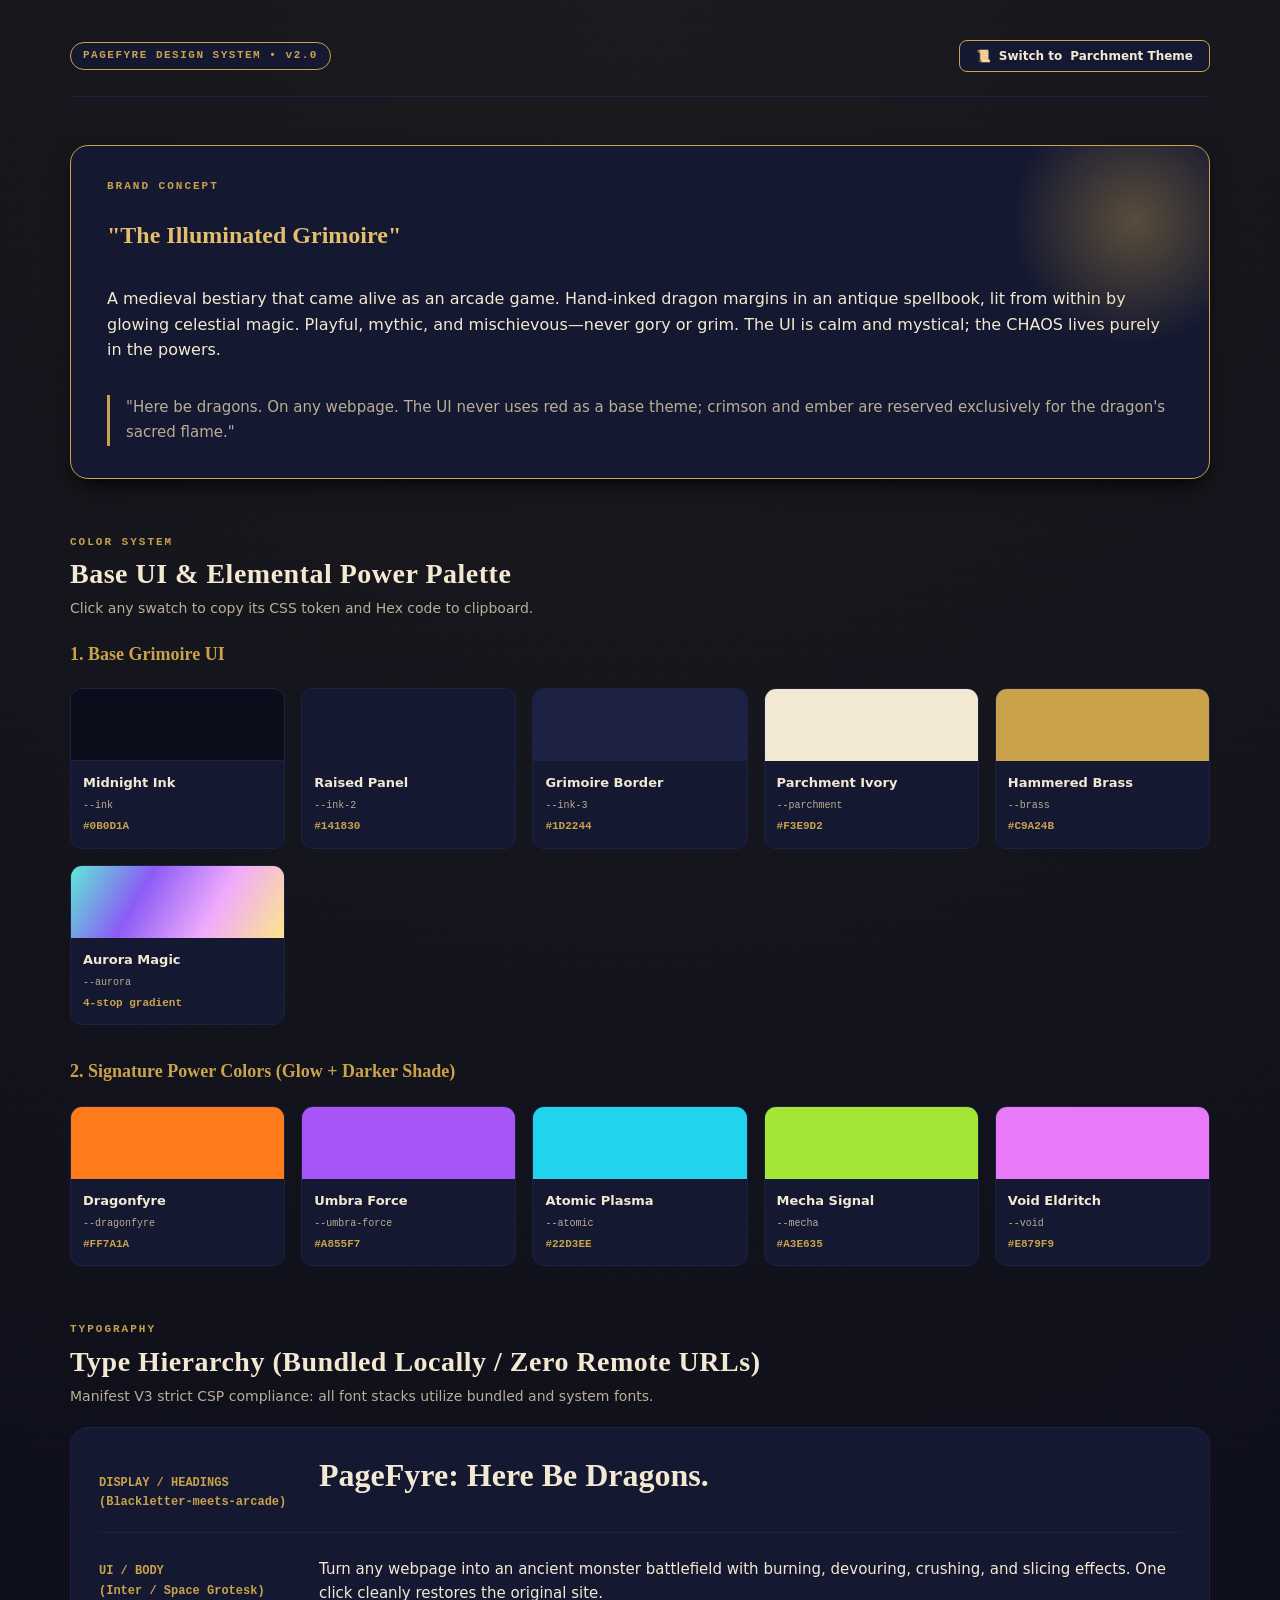
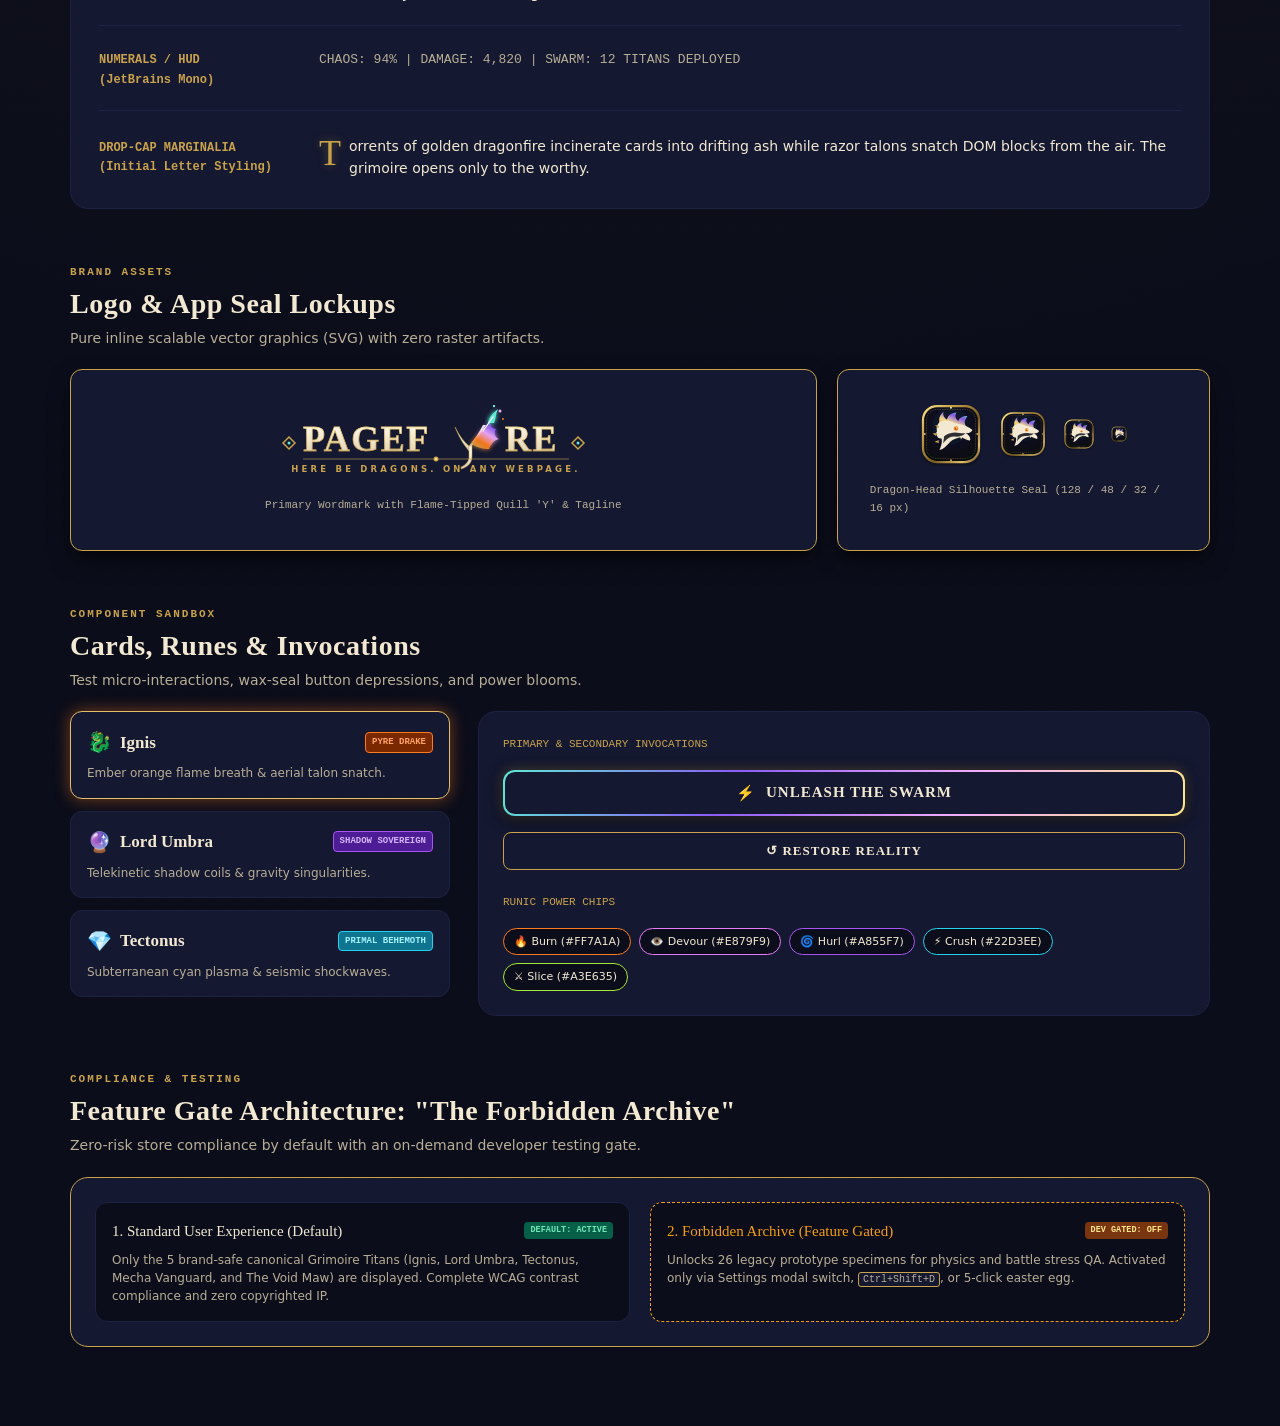
<file: brand-sheet.html>
<!DOCTYPE html>
<html lang="en">
<head>
  <meta charset="UTF-8" />
  <meta name="viewport" content="width=device-width, initial-scale=1.0" />
  <title>PAGEFYRE — Brand Identity & Design System Sheet</title>
  <link rel="stylesheet" href="themes/tokens.css" />
  <style>
    /* Brand Sheet Dedicated Showcase Styles */
    *, *::before, *::after {
      box-sizing: border-box;
      margin: 0;
      padding: 0;
    }

    body {
      background-color: var(--ink);
      color: var(--parchment);
      font-family: var(--font-body);
      line-height: 1.6;
      background-image: var(--vignette-candle), var(--paper-grain);
      background-size: auto, 24px 24px;
      padding: 40px 24px 80px 24px;
      transition: background-color var(--transition-smooth), color var(--transition-smooth);
    }

    .brand-sheet-container {
      max-width: 1140px;
      margin: 0 auto;
      display: flex;
      flex-direction: column;
      gap: 48px;
    }

    /* Top Sticky Brand Bar */
    .top-bar {
      display: flex;
      align-items: center;
      justify-content: space-between;
      padding-bottom: 24px;
      border-bottom: 1.5px solid var(--ink-3);
    }

    .brand-badge-pill {
      font-family: var(--font-mono);
      font-size: 11px;
      font-weight: 700;
      letter-spacing: 1.5px;
      color: var(--brass);
      background: var(--ink-2);
      border: 1px solid var(--brass);
      padding: 4px 12px;
      border-radius: var(--radius-pill);
    }

    .theme-switch-btn {
      display: flex;
      align-items: center;
      gap: 8px;
      background: var(--ink-2);
      border: 1px solid var(--brass);
      color: var(--parchment);
      padding: 8px 16px;
      border-radius: var(--radius-sm);
      cursor: pointer;
      font-family: var(--font-body);
      font-size: 12px;
      font-weight: 600;
      transition: all var(--transition-snappy);
    }

    .theme-switch-btn:hover {
      background: var(--ink-3);
      box-shadow: 0 0 10px var(--brass-glow);
    }

    /* Section Headers */
    .sheet-section {
      display: flex;
      flex-direction: column;
      gap: 20px;
    }

    .section-eyebrow {
      font-family: var(--font-mono);
      font-size: 11px;
      font-weight: 700;
      letter-spacing: 2px;
      color: var(--brass);
      text-transform: uppercase;
    }

    .section-title {
      font-family: var(--font-display);
      font-size: 28px;
      font-weight: 700;
      letter-spacing: 0.5px;
      color: var(--parchment);
    }

    .section-sub {
      font-size: 14px;
      color: var(--parchment-dim);
      max-width: 720px;
    }

    /* Concept Banner */
    .concept-hero {
      background: var(--ink-2);
      border: 1.5px solid var(--brass);
      border-radius: var(--radius-lg);
      padding: 32px 36px;
      box-shadow: var(--shadow-elevation);
      position: relative;
      overflow: hidden;
    }

    .concept-hero::before {
      content: '';
      position: absolute;
      top: -50px;
      right: -50px;
      width: 250px;
      height: 250px;
      background: radial-gradient(circle, var(--brass-glow) 0%, transparent 70%);
      pointer-events: none;
    }

    .concept-tagline {
      font-family: var(--font-display);
      font-size: 24px;
      color: var(--brass-light);
      margin-bottom: 12px;
    }

    .concept-quote {
      font-size: 15px;
      line-height: 1.7;
      color: var(--parchment-dim);
      border-left: 3px solid var(--brass);
      padding-left: 16px;
      margin-top: 12px;
    }

    /* Palette Swatches Grid */
    .swatches-grid {
      display: grid;
      grid-template-columns: repeat(auto-fill, minmax(180px, 1fr));
      gap: 16px;
    }

    .swatch-card {
      background: var(--ink-2);
      border: 1px solid var(--ink-3);
      border-radius: var(--radius-md);
      overflow: hidden;
      cursor: pointer;
      transition: transform var(--transition-snappy), border-color var(--transition-snappy);
    }

    .swatch-card:hover {
      transform: translateY(-3px);
      border-color: var(--brass);
    }

    .swatch-color {
      height: 72px;
      width: 100%;
    }

    .swatch-info {
      padding: 12px;
      display: flex;
      flex-direction: column;
      gap: 4px;
    }

    .swatch-name {
      font-weight: 700;
      font-size: 13px;
      color: var(--parchment);
    }

    .swatch-token {
      font-family: var(--font-mono);
      font-size: 10px;
      color: var(--parchment-dim);
    }

    .swatch-hex {
      font-family: var(--font-mono);
      font-size: 11px;
      font-weight: 700;
      color: var(--brass);
    }

    /* Typography Showcase */
    .type-specimens {
      display: flex;
      flex-direction: column;
      gap: 24px;
      background: var(--ink-2);
      border: 1px solid var(--ink-3);
      border-radius: var(--radius-lg);
      padding: 28px;
    }

    .type-row {
      display: grid;
      grid-template-columns: 200px 1fr;
      gap: 20px;
      padding-bottom: 20px;
      border-bottom: 1px solid var(--ink-3);
      align-items: baseline;
    }

    .type-row:last-child {
      border-bottom: none;
      padding-bottom: 0;
    }

    .type-label {
      font-family: var(--font-mono);
      font-size: 12px;
      color: var(--brass);
      font-weight: 600;
    }

    .sample-display {
      font-family: var(--font-display);
      font-size: 32px;
      font-weight: 700;
      color: var(--parchment);
      line-height: 1.2;
    }

    .sample-body {
      font-family: var(--font-body);
      font-size: 15px;
      color: var(--parchment);
      line-height: 1.6;
    }

    .sample-mono {
      font-family: var(--font-mono);
      font-size: 13px;
      color: var(--parchment-dim);
    }

    .dropcap-demo {
      font-family: var(--font-body);
      font-size: 14px;
      line-height: 1.6;
      color: var(--parchment);
    }

    .dropcap-demo::first-letter {
      font-family: var(--font-display);
      font-size: 36px;
      float: left;
      line-height: 0.8;
      padding-right: 8px;
      padding-top: 4px;
      color: var(--brass);
      text-shadow: 0 0 8px var(--brass-glow);
    }

    /* Logo Lockups Grid */
    .logos-grid {
      display: grid;
      grid-template-columns: 2fr 1fr;
      gap: 20px;
    }

    .logo-box {
      background: var(--ink-2);
      border: 1.5px solid var(--brass);
      border-radius: var(--radius-md);
      padding: 32px;
      display: flex;
      flex-direction: column;
      align-items: center;
      justify-content: center;
      gap: 16px;
      box-shadow: var(--shadow-elevation);
    }

    .logo-caption {
      font-family: var(--font-mono);
      font-size: 11px;
      color: var(--parchment-dim);
    }

    .icons-row {
      display: flex;
      align-items: center;
      gap: 16px;
    }

    /* Live Interactive Components */
    .components-layout {
      display: grid;
      grid-template-columns: 380px 1fr;
      gap: 28px;
    }

    .interactive-card-stack {
      display: flex;
      flex-direction: column;
      gap: 12px;
    }

    .interactive-card {
      background: var(--ink-2);
      border: 1px solid var(--ink-3);
      border-radius: var(--radius-md);
      padding: 14px 16px;
      cursor: pointer;
      transition: all var(--transition-snappy);
    }

    .interactive-card:hover {
      border-color: var(--brass);
      transform: translateY(-2px);
      box-shadow: 0 8px 20px rgba(0, 0, 0, 0.6);
    }

    .interactive-card.selected {
      border-color: var(--brass-light);
      box-shadow: 0 0 16px var(--dragonfyre-glow);
    }

    .card-top-row {
      display: flex;
      align-items: center;
      justify-content: space-between;
      margin-bottom: 6px;
    }

    .monster-title-grp {
      display: flex;
      align-items: center;
      gap: 8px;
    }

    .monster-sigil-icon {
      font-size: 20px;
    }

    .monster-h {
      font-family: var(--font-display);
      font-size: 17px;
      font-weight: 700;
    }

    .power-badge-tag {
      font-family: var(--font-mono);
      font-size: 9px;
      font-weight: 700;
      padding: 2px 6px;
      border-radius: 4px;
      text-transform: uppercase;
    }

    /* Buttons Showcase */
    .buttons-showcase-box {
      background: var(--ink-2);
      border: 1px solid var(--ink-3);
      border-radius: var(--radius-lg);
      padding: 24px;
      display: flex;
      flex-direction: column;
      gap: 16px;
    }

    /* Aurora CTA in brand sheet */
    @keyframes auroraRotateDemo {
      0% { filter: hue-rotate(0deg); }
      100% { filter: hue-rotate(360deg); }
    }

    .demo-aurora-btn {
      width: 100%;
      padding: 2px;
      background: linear-gradient(120deg, #5EEAD4, #8B5CF6, #F0ABFC, #FDE68A);
      border-radius: var(--radius-md);
      border: none;
      cursor: pointer;
      box-shadow: 0 4px 16px rgba(0,0,0,0.6), 0 0 12px var(--brass-glow);
      transition: transform var(--transition-snappy);
    }

    .demo-aurora-btn:hover {
      transform: translateY(-2px);
      box-shadow: 0 8px 24px rgba(139, 92, 246, 0.4);
    }

    .demo-aurora-btn:active {
      transform: scale(0.98);
    }

    .demo-aurora-inner {
      background: var(--ink-2);
      padding: 12px;
      border-radius: calc(var(--radius-md) - 2px);
      display: flex;
      align-items: center;
      justify-content: center;
      gap: 10px;
      font-family: var(--font-display);
      font-size: 15px;
      font-weight: 700;
      letter-spacing: 1px;
      color: var(--parchment);
    }

    .demo-restore-btn {
      width: 100%;
      padding: 10px;
      background: transparent;
      border: 1.5px solid var(--brass);
      border-radius: var(--radius-sm);
      color: var(--parchment);
      font-family: var(--font-display);
      font-size: 13px;
      font-weight: 700;
      letter-spacing: 1px;
      cursor: pointer;
      transition: all var(--transition-snappy);
    }

    .demo-restore-btn:hover {
      background: var(--ink-3);
      box-shadow: 0 0 12px var(--brass-glow);
    }

    .toast-msg {
      position: fixed;
      bottom: 24px;
      left: 50%;
      transform: translateX(-50%) translateY(100px);
      background: var(--ink);
      border: 1px solid var(--brass);
      color: var(--brass-light);
      font-family: var(--font-mono);
      font-size: 12px;
      padding: 8px 16px;
      border-radius: 6px;
      box-shadow: 0 6px 20px rgba(0, 0, 0, 0.8);
      opacity: 0;
      pointer-events: none;
      transition: all 260ms cubic-bezier(0.16, 1, 0.3, 1);
      z-index: 1000;
    }

    .toast-msg.show {
      transform: translateX(-50%) translateY(0);
      opacity: 1;
    }
  </style>
</head>
<body>
  <div class="brand-sheet-container">
    
    <!-- Top Bar -->
    <header class="top-bar">
      <div class="brand-badge-pill">PAGEFYRE DESIGN SYSTEM • v2.0</div>
      <button id="brand-theme-toggle" class="theme-switch-btn" title="Toggle Dark/Light Mode">
        <span>📜</span> Switch to <span id="theme-btn-text">Parchment Theme</span>
      </button>
    </header>

    <!-- Brand Concept Hero -->
    <section class="sheet-section concept-hero">
      <span class="section-eyebrow">BRAND CONCEPT</span>
      <h1 class="concept-tagline">"The Illuminated Grimoire"</h1>
      <p style="font-size: 16px; color: var(--parchment);">
        A medieval bestiary that came alive as an arcade game. Hand-inked dragon margins in an antique spellbook, lit from within by glowing celestial magic. Playful, mythic, and mischievous—never gory or grim. The UI is calm and mystical; the CHAOS lives purely in the powers.
      </p>
      <div class="concept-quote">
        "Here be dragons. On any webpage. The UI never uses red as a base theme; crimson and ember are reserved exclusively for the dragon's sacred flame."
      </div>
    </section>

    <!-- Color System Section -->
    <section class="sheet-section">
      <div>
        <span class="section-eyebrow">COLOR SYSTEM</span>
        <h2 class="section-title">Base UI & Elemental Power Palette</h2>
        <p class="section-sub">Click any swatch to copy its CSS token and Hex code to clipboard.</p>
      </div>

      <!-- Base UI Swatches -->
      <h3 style="font-family: var(--font-display); font-size: 18px; color: var(--brass);">1. Base Grimoire UI</h3>
      <div class="swatches-grid">
        <div class="swatch-card" onclick="copyColor('--ink', '#0B0D1A')">
          <div class="swatch-color" style="background-color: #0B0D1A; border-bottom: 1px solid var(--ink-3);"></div>
          <div class="swatch-info">
            <span class="swatch-name">Midnight Ink</span>
            <span class="swatch-token">--ink</span>
            <span class="swatch-hex">#0B0D1A</span>
          </div>
        </div>

        <div class="swatch-card" onclick="copyColor('--ink-2', '#141830')">
          <div class="swatch-color" style="background-color: #141830;"></div>
          <div class="swatch-info">
            <span class="swatch-name">Raised Panel</span>
            <span class="swatch-token">--ink-2</span>
            <span class="swatch-hex">#141830</span>
          </div>
        </div>

        <div class="swatch-card" onclick="copyColor('--ink-3', '#1D2244')">
          <div class="swatch-color" style="background-color: #1D2244;"></div>
          <div class="swatch-info">
            <span class="swatch-name">Grimoire Border</span>
            <span class="swatch-token">--ink-3</span>
            <span class="swatch-hex">#1D2244</span>
          </div>
        </div>

        <div class="swatch-card" onclick="copyColor('--parchment', '#F3E9D2')">
          <div class="swatch-color" style="background-color: #F3E9D2;"></div>
          <div class="swatch-info">
            <span class="swatch-name">Parchment Ivory</span>
            <span class="swatch-token">--parchment</span>
            <span class="swatch-hex">#F3E9D2</span>
          </div>
        </div>

        <div class="swatch-card" onclick="copyColor('--brass', '#C9A24B')">
          <div class="swatch-color" style="background-color: #C9A24B;"></div>
          <div class="swatch-info">
            <span class="swatch-name">Hammered Brass</span>
            <span class="swatch-token">--brass</span>
            <span class="swatch-hex">#C9A24B</span>
          </div>
        </div>

        <div class="swatch-card" onclick="copyColor('--aurora', 'linear-gradient(120deg, #5EEAD4, #8B5CF6, #F0ABFC, #FDE68A)')">
          <div class="swatch-color" style="background: linear-gradient(120deg, #5EEAD4, #8B5CF6, #F0ABFC, #FDE68A);"></div>
          <div class="swatch-info">
            <span class="swatch-name">Aurora Magic</span>
            <span class="swatch-token">--aurora</span>
            <span class="swatch-hex">4-stop gradient</span>
          </div>
        </div>
      </div>

      <!-- Power Swatches -->
      <h3 style="font-family: var(--font-display); font-size: 18px; color: var(--brass); margin-top: 12px;">2. Signature Power Colors (Glow + Darker Shade)</h3>
      <div class="swatches-grid">
        <!-- Dragonfyre -->
        <div class="swatch-card" onclick="copyColor('--dragonfyre', '#FF7A1A')">
          <div class="swatch-color" style="background-color: #FF7A1A;"></div>
          <div class="swatch-info">
            <span class="swatch-name">Dragonfyre</span>
            <span class="swatch-token">--dragonfyre</span>
            <span class="swatch-hex">#FF7A1A</span>
          </div>
        </div>

        <!-- Umbra Force -->
        <div class="swatch-card" onclick="copyColor('--umbra-force', '#A855F7')">
          <div class="swatch-color" style="background-color: #A855F7;"></div>
          <div class="swatch-info">
            <span class="swatch-name">Umbra Force</span>
            <span class="swatch-token">--umbra-force</span>
            <span class="swatch-hex">#A855F7</span>
          </div>
        </div>

        <!-- Atomic -->
        <div class="swatch-card" onclick="copyColor('--atomic', '#22D3EE')">
          <div class="swatch-color" style="background-color: #22D3EE;"></div>
          <div class="swatch-info">
            <span class="swatch-name">Atomic Plasma</span>
            <span class="swatch-token">--atomic</span>
            <span class="swatch-hex">#22D3EE</span>
          </div>
        </div>

        <!-- Mecha -->
        <div class="swatch-card" onclick="copyColor('--mecha', '#A3E635')">
          <div class="swatch-color" style="background-color: #A3E635;"></div>
          <div class="swatch-info">
            <span class="swatch-name">Mecha Signal</span>
            <span class="swatch-token">--mecha</span>
            <span class="swatch-hex">#A3E635</span>
          </div>
        </div>

        <!-- Void -->
        <div class="swatch-card" onclick="copyColor('--void', '#E879F9')">
          <div class="swatch-color" style="background-color: #E879F9;"></div>
          <div class="swatch-info">
            <span class="swatch-name">Void Eldritch</span>
            <span class="swatch-token">--void</span>
            <span class="swatch-hex">#E879F9</span>
          </div>
        </div>
      </div>
    </section>

    <!-- Typography Section -->
    <section class="sheet-section">
      <div>
        <span class="section-eyebrow">TYPOGRAPHY</span>
        <h2 class="section-title">Type Hierarchy (Bundled Locally / Zero Remote URLs)</h2>
        <p class="section-sub">Manifest V3 strict CSP compliance: all font stacks utilize bundled and system fonts.</p>
      </div>

      <div class="type-specimens">
        <div class="type-row">
          <span class="type-label">DISPLAY / HEADINGS<br>(Blackletter-meets-arcade)</span>
          <div class="sample-display">PageFyre: Here Be Dragons.</div>
        </div>

        <div class="type-row">
          <span class="type-label">UI / BODY<br>(Inter / Space Grotesk)</span>
          <div class="sample-body">
            Turn any webpage into an ancient monster battlefield with burning, devouring, crushing, and slicing effects. One click cleanly restores the original site.
          </div>
        </div>

        <div class="type-row">
          <span class="type-label">NUMERALS / HUD<br>(JetBrains Mono)</span>
          <div class="sample-mono">CHAOS: 94% | DAMAGE: 4,820 | SWARM: 12 TITANS DEPLOYED</div>
        </div>

        <div class="type-row">
          <span class="type-label">DROP-CAP MARGINALIA<br>(Initial Letter Styling)</span>
          <div class="dropcap-demo">
            Torrents of golden dragonfire incinerate cards into drifting ash while razor talons snatch DOM blocks from the air. The grimoire opens only to the worthy.
          </div>
        </div>
      </div>
    </section>

    <!-- Logo & Icon Lockups -->
    <section class="sheet-section">
      <div>
        <span class="section-eyebrow">BRAND ASSETS</span>
        <h2 class="section-title">Logo & App Seal Lockups</h2>
        <p class="section-sub">Pure inline scalable vector graphics (SVG) with zero raster artifacts.</p>
      </div>

      <div class="logos-grid">
        <!-- Main Wordmark -->
        <div class="logo-box">
          <img src="icons/logo.svg" alt="PageFyre Primary Logo" style="max-width: 100%; height: auto;" />
          <span class="logo-caption">Primary Wordmark with Flame-Tipped Quill 'Y' & Tagline</span>
        </div>

        <!-- Seal App Icons -->
        <div class="logo-box">
          <div class="icons-row">
            <img src="icons/icon.svg" width="64" height="64" alt="Seal 64px" />
            <img src="icons/icon.svg" width="48" height="48" alt="Seal 48px" />
            <img src="icons/icon.svg" width="32" height="32" alt="Seal 32px" />
            <img src="icons/icon.svg" width="16" height="16" alt="Seal 16px" />
          </div>
          <span class="logo-caption">Dragon-Head Silhouette Seal (128 / 48 / 32 / 16 px)</span>
        </div>
      </div>
    </section>

    <!-- Interactive Component States -->
    <section class="sheet-section">
      <div>
        <span class="section-eyebrow">COMPONENT SANDBOX</span>
        <h2 class="section-title">Cards, Runes & Invocations</h2>
        <p class="section-sub">Test micro-interactions, wax-seal button depressions, and power blooms.</p>
      </div>

      <div class="components-layout">
        <!-- Bestiary Card Stack -->
        <div class="interactive-card-stack">
          <div class="interactive-card selected" onclick="selectDemoMonster(this, 'dragonfyre')">
            <div class="card-top-row">
              <div class="monster-title-grp">
                <span class="monster-sigil-icon">🐉</span>
                <span class="monster-h">Ignis</span>
              </div>
              <span class="power-badge-tag" style="background: #7A2800; color: #FFA366; border: 1px solid #FF7A1A;">PYRE DRAKE</span>
            </div>
            <p style="font-size: 12px; color: var(--parchment-dim);">Ember orange flame breath & aerial talon snatch.</p>
          </div>

          <div class="interactive-card" onclick="selectDemoMonster(this, 'umbra-force')">
            <div class="card-top-row">
              <div class="monster-title-grp">
                <span class="monster-sigil-icon">🔮</span>
                <span class="monster-h">Lord Umbra</span>
              </div>
              <span class="power-badge-tag" style="background: #4C1D95; color: #D8B4FE; border: 1px solid #A855F7;">SHADOW SOVEREIGN</span>
            </div>
            <p style="font-size: 12px; color: var(--parchment-dim);">Telekinetic shadow coils & gravity singularities.</p>
          </div>

          <div class="interactive-card" onclick="selectDemoMonster(this, 'atomic')">
            <div class="card-top-row">
              <div class="monster-title-grp">
                <span class="monster-sigil-icon">💎</span>
                <span class="monster-h">Tectonus</span>
              </div>
              <span class="power-badge-tag" style="background: #0E7490; color: #A5F3FC; border: 1px solid #22D3EE;">PRIMAL BEHEMOTH</span>
            </div>
            <p style="font-size: 12px; color: var(--parchment-dim);">Subterranean cyan plasma & seismic shockwaves.</p>
          </div>
        </div>

        <!-- Buttons & Invocations Showcase -->
        <div class="buttons-showcase-box">
          <span style="font-family: var(--font-mono); font-size: 11px; color: var(--brass);">PRIMARY & SECONDARY INVOCATIONS</span>
          
          <button class="demo-aurora-btn">
            <div class="demo-aurora-inner">
              <span>⚡</span> UNLEASH THE SWARM
            </div>
          </button>

          <button class="demo-restore-btn">
            <span>↺</span> RESTORE REALITY
          </button>

          <span style="font-family: var(--font-mono); font-size: 11px; color: var(--brass); margin-top: 8px;">RUNIC POWER CHIPS</span>
          <div style="display: flex; flex-wrap: wrap; gap: 8px;">
            <span style="background: var(--ink); border: 1px solid var(--dragonfyre); color: var(--parchment); padding: 4px 10px; border-radius: 999px; font-size: 11px;">🔥 Burn (#FF7A1A)</span>
            <span style="background: var(--ink); border: 1px solid var(--void); color: var(--parchment); padding: 4px 10px; border-radius: 999px; font-size: 11px;">👁️ Devour (#E879F9)</span>
            <span style="background: var(--ink); border: 1px solid var(--umbra-force); color: var(--parchment); padding: 4px 10px; border-radius: 999px; font-size: 11px;">🌀 Hurl (#A855F7)</span>
            <span style="background: var(--ink); border: 1px solid var(--atomic); color: var(--parchment); padding: 4px 10px; border-radius: 999px; font-size: 11px;">⚡ Crush (#22D3EE)</span>
            <span style="background: var(--ink); border: 1px solid var(--mecha); color: var(--parchment); padding: 4px 10px; border-radius: 999px; font-size: 11px;">⚔️ Slice (#A3E635)</span>
          </div>
        </div>
      </div>
    </section>

    <!-- Feature Gate Showcase: Canonical Grimoire vs. Forbidden Archive -->
    <section class="sheet-section">
      <div>
        <span class="section-eyebrow">COMPLIANCE & TESTING</span>
        <h2 class="section-title">Feature Gate Architecture: "The Forbidden Archive"</h2>
        <p class="section-sub">Zero-risk store compliance by default with an on-demand developer testing gate.</p>
      </div>

      <div style="background: var(--ink-2); border: 1.5px solid var(--brass); border-radius: var(--radius-lg); padding: 24px; display: flex; flex-direction: column; gap: 16px;">
        <div style="display: grid; grid-template-columns: 1fr 1fr; gap: 20px;">
          <!-- Left: Default State -->
          <div style="background: var(--ink); border: 1px solid var(--ink-3); border-radius: var(--radius-md); padding: 16px;">
            <div style="display: flex; align-items: center; justify-content: space-between; margin-bottom: 8px;">
              <span style="font-family: var(--font-display); font-size: 15px; color: var(--parchment);">1. Standard User Experience (Default)</span>
              <span style="font-family: var(--font-mono); font-size: 8.5px; background: #065F46; color: #6EE7B7; padding: 2px 6px; border-radius: 4px; font-weight: 700;">DEFAULT: ACTIVE</span>
            </div>
            <p style="font-size: 12px; color: var(--parchment-dim); line-height: 1.5;">
              Only the 5 brand-safe canonical Grimoire Titans (Ignis, Lord Umbra, Tectonus, Mecha Vanguard, and The Void Maw) are displayed. Complete WCAG contrast compliance and zero copyrighted IP.
            </p>
          </div>

          <!-- Right: Dev Testing State -->
          <div style="background: var(--ink); border: 1px dashed #F59E0B; border-radius: var(--radius-md); padding: 16px;">
            <div style="display: flex; align-items: center; justify-content: space-between; margin-bottom: 8px;">
              <span style="font-family: var(--font-display); font-size: 15px; color: #F59E0B;">2. Forbidden Archive (Feature Gated)</span>
              <span style="font-family: var(--font-mono); font-size: 8.5px; background: #78350F; color: #FDE68A; padding: 2px 6px; border-radius: 4px; font-weight: 700;">DEV GATED: OFF</span>
            </div>
            <p style="font-size: 12px; color: var(--parchment-dim); line-height: 1.5;">
              Unlocks 26 legacy prototype specimens for physics and battle stress QA. Activated only via Settings modal switch, <kbd style="background: var(--ink-2); border: 1px solid var(--brass); padding: 1px 4px; border-radius: 3px; font-family: var(--font-mono); font-size: 10px;">Ctrl+Shift+D</kbd>, or 5-click easter egg.
            </p>
          </div>
        </div>
      </div>
    </section>

  </div>

  <div id="toast" class="toast-msg">Copied to clipboard!</div>

  <script>
    function copyColor(token, hex) {
      navigator.clipboard.writeText(`${token}: ${hex};`).then(() => {
        const toast = document.getElementById('toast');
        toast.textContent = `Copied ${token} (${hex})`;
        toast.classList.add('show');
        setTimeout(() => toast.classList.remove('show'), 2000);
      });
    }

    function selectDemoMonster(card, power) {
      document.querySelectorAll('.interactive-card').forEach(c => c.classList.remove('selected'));
      card.classList.add('selected');
    }

    const themeBtn = document.getElementById('brand-theme-toggle');
    const themeText = document.getElementById('theme-btn-text');
    themeBtn.addEventListener('click', () => {
      const isParchment = document.body.classList.toggle('theme-parchment');
      document.documentElement.setAttribute('data-theme', isParchment ? 'parchment' : 'ink');
      themeText.textContent = isParchment ? 'Midnight Ink Theme' : 'Parchment Theme';
    });
  </script>
</body>
</html>
</file>
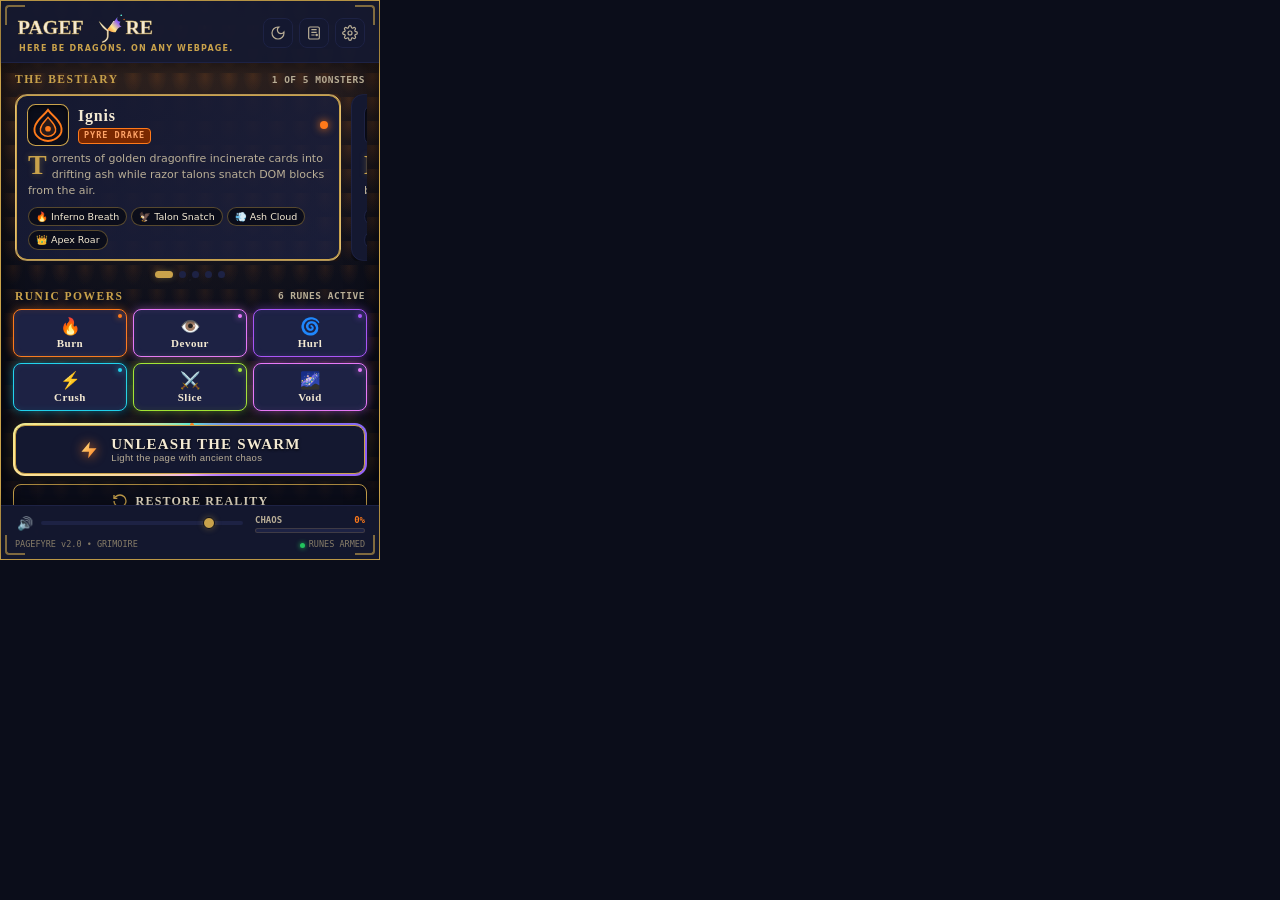
<file: popup/popup.html>
<!DOCTYPE html>
<html lang="en">
<head>
  <meta charset="UTF-8" />
  <meta name="viewport" content="width=device-width, initial-scale=1.0" />
  <title>PageFyre — Here be dragons. On any webpage.</title>
  <link rel="stylesheet" href="../themes/tokens.css" />
  <link rel="stylesheet" href="popup.css" />
</head>
<body>
  <!-- Atmospheric Grimoire Frame -->
  <main class="grimoire-viewport" id="grimoire-app" role="main" aria-label="PageFyre Grimoire Interface">
    
    <!-- Top Candlelit Vignette & Corner Filigree -->
    <div class="corner-filigree top-left" aria-hidden="true"></div>
    <div class="corner-filigree top-right" aria-hidden="true"></div>
    <div class="corner-filigree bottom-left" aria-hidden="true"></div>
    <div class="corner-filigree bottom-right" aria-hidden="true"></div>

    <!-- 1. Header: Wordmark, Animated Flame, Settings Rune Button -->
    <header class="grimoire-header">
      <div class="brand-lockup">
        <!-- Animated Flame Emblem & Wordmark -->
        <div class="brand-logo-wrap" title="PageFyre — The Illuminated Grimoire">
          <svg class="brand-logo-svg" viewBox="0 0 240 48" width="170" height="34" role="img" aria-label="PageFyre Logo">
            <defs>
              <linearGradient id="hdrBrass" x1="0%" y1="0%" x2="0%" y2="100%">
                <stop offset="0%" stop-color="#FDE68A"/>
                <stop offset="50%" stop-color="#C9A24B"/>
                <stop offset="100%" stop-color="#7A5C20"/>
              </linearGradient>
              <linearGradient id="hdrAurora" x1="0%" y1="100%" x2="100%" y2="0%">
                <stop offset="0%" stop-color="#FF7A1A"/>
                <stop offset="35%" stop-color="#FDE68A"/>
                <stop offset="70%" stop-color="#8B5CF6"/>
                <stop offset="100%" stop-color="#5EEAD4"/>
              </linearGradient>
            </defs>
            <!-- PAGEF -->
            <text x="4" y="32" font-family="var(--font-display)" font-size="28" font-weight="bold" fill="var(--parchment)" stroke="url(#hdrBrass)" stroke-width="0.6">PAGEF</text>
            <!-- Stylized Y Flame Quill -->
            <g transform="translate(116, 4)">
              <path d="M 3,11 C 6,17 9,21 14,24 L 14,32 C 14,35 11,38 7,39 L 7,41 C 12,40 16,37 16,31 L 16,24 Z" fill="var(--parchment)" stroke="url(#hdrBrass)" stroke-width="0.5"/>
              <path d="M 23,10 C 19,16 16,21 13,24 L 16,24 C 19,20 22,16 26,10 Z" fill="var(--parchment)"/>
              <path class="animated-quill-flame" d="M 14,22 C 19,16 24,11 29,4 C 27,8 29,11 33,11 C 30,14 32,17 35,18 C 30,19 28,22 26,26 C 22,26 18,25 14,22 Z" fill="url(#hdrAurora)"/>
              <circle class="spark-one" cx="34" cy="2" r="1.2" fill="#5EEAD4"/>
              <circle class="spark-two" cx="38" cy="8" r="0.9" fill="#FF7A1A"/>
            </g>
            <!-- RE -->
            <text x="156" y="32" font-family="var(--font-display)" font-size="28" font-weight="bold" fill="var(--parchment)" stroke="url(#hdrBrass)" stroke-width="0.6">RE</text>
          </svg>
          <span class="brand-tagline">Here be dragons. On any webpage.</span>
        </div>
      </div>

      <!-- Header Controls: Theme Switcher, Settings Rune, Tablet Rune -->
      <nav class="header-runes" aria-label="Quick Settings">
        <button id="btn-theme-toggle" class="rune-icon-btn" title="Toggle Parchment / Midnight Ink theme" aria-label="Toggle Parchment or Midnight theme">
          <svg class="rune-svg" viewBox="0 0 24 24" width="16" height="16" fill="none" stroke="currentColor" stroke-width="1.8">
            <path d="M12 3a9 9 0 1 0 9 9c0-.46-.04-.92-.1-1.36a5.389 5.389 0 0 1-4.4 2.26 5.403 5.403 0 0 1-3.14-9.8c-.44-.06-.9-.1-1.36-.1z"/>
          </svg>
        </button>
        <button id="btn-open-tablet" class="rune-icon-btn" title="Summon In-Page Spell Tablet HUD" aria-label="Summon Spell Tablet">
          <svg class="rune-svg" viewBox="0 0 24 24" width="16" height="16" fill="none" stroke="currentColor" stroke-width="1.8">
            <rect x="4" y="3" width="16" height="18" rx="2"/>
            <path d="M8 7h8M8 11h8M8 15h5"/>
            <circle cx="16" cy="15" r="1" fill="currentColor"/>
          </svg>
        </button>
        <button id="btn-settings-toggle" class="rune-icon-btn" title="Grimoire Settings & Dev Controls" aria-label="Settings">
          <svg class="rune-svg" viewBox="0 0 24 24" width="16" height="16" fill="none" stroke="currentColor" stroke-width="1.8">
            <circle cx="12" cy="12" r="3"/>
            <path d="M19.4 15a1.65 1.65 0 0 0 .33 1.82l.06.06a2 2 0 0 1 0 2.83 2 2 0 0 1-2.83 0l-.06-.06a1.65 1.65 0 0 0-1.82-.33 1.65 1.65 0 0 0-1 1.51V21a2 2 0 0 1-2 2 2 2 0 0 1-2-2v-.09A1.65 1.65 0 0 0 9 19.4a1.65 1.65 0 0 0-1.82.33l-.06.06a2 2 0 0 1-2.83 0 2 2 0 0 1 0-2.83l.06-.06a1.65 1.65 0 0 0 .33-1.82 1.65 1.65 0 0 0-1.51-1H3a2 2 0 0 1-2-2 2 2 0 0 1 2-2h.09A1.65 1.65 0 0 0 4.6 9a1.65 1.65 0 0 0-.33-1.82l-.06-.06a2 2 0 0 1 0-2.83 2 2 0 0 1 2.83 0l.06.06a1.65 1.65 0 0 0 1.82.33H9a1.65 1.65 0 0 0 1-1.51V3a2 2 0 0 1 2-2 2 2 0 0 1 2 2v.09a1.65 1.65 0 0 0 1 1.51 1.65 1.65 0 0 0 1.82-.33l.06-.06a2 2 0 0 1 2.83 0 2 2 0 0 1 0 2.83l-.06.06a1.65 1.65 0 0 0-.33 1.82V9a1.65 1.65 0 0 0 1.51 1H21a2 2 0 0 1 2 2 2 2 0 0 1-2 2h-.09a1.65 1.65 0 0 0-1.51 1z"/>
          </svg>
        </button>
      </nav>
    </header>

    <!-- Grimoire Content Scroll Area -->
    <div class="grimoire-scroll-body">
      
      <!-- 2. "Bestiary" Carousel: 5 Monster Cards (Brand-Safe Canonical) -->
      <section class="bestiary-section" aria-label="The Bestiary">
        <div class="section-label-row">
          <span class="grimoire-label">THE BESTIARY</span>
          <span class="carousel-counter" id="carousel-indicator">1 OF 5 MONSTERS</span>
        </div>

        <div class="carousel-container" id="bestiary-carousel" tabindex="0" aria-label="Monster Carousel, use arrow keys to navigate">
          
          <!-- Monster 1: Ignis (Dragonfyre) -->
          <article class="bestiary-card active" data-type="dragon" data-power="dragonfyre" tabindex="0" role="button" aria-pressed="true" aria-label="Ignis the Pyre Drake">
            <div class="card-torn-edge"></div>
            <header class="card-header">
              <div class="sigil-wrap sigil-dragon">
                <!-- Procedural SVG Sigil: Dragon Flame Crest -->
                <svg viewBox="0 0 40 40" width="36" height="36" aria-hidden="true">
                  <path d="M20 4 C24 10 32 14 34 22 C36 29 30 36 20 37 C10 36 4 29 6 22 C8 14 16 10 20 4 Z" fill="none" stroke="var(--dragonfyre)" stroke-width="2"/>
                  <path d="M20 12 C23 16 27 18 28 24 C29 28 25 32 20 32 C15 32 11 28 12 24 C13 18 17 16 20 12 Z" fill="var(--dragonfyre-soft)" stroke="var(--dragonfyre)" stroke-width="1.5"/>
                  <circle cx="20" cy="24" r="3" fill="var(--dragonfyre)"/>
                </svg>
              </div>
              <div class="card-titles">
                <h2 class="monster-name">Ignis</h2>
                <span class="monster-class badge-dragonfyre">PYRE DRAKE</span>
              </div>
              <div class="power-glow-pip pip-dragonfyre" title="Dragonfyre Ember Orange"></div>
            </header>
            <p class="monster-desc">
              Torrents of golden dragonfire incinerate cards into drifting ash while razor talons snatch DOM blocks from the air.
            </p>
            <div class="power-chips-row">
              <span class="power-chip">🔥 Inferno Breath</span>
              <span class="power-chip">🦅 Talon Snatch</span>
              <span class="power-chip">💨 Ash Cloud</span>
              <span class="power-chip">👑 Apex Roar</span>
            </div>
          </article>

          <!-- Monster 2: Lord Umbra (Umbra Force) -->
          <article class="bestiary-card" data-type="umbra" data-power="umbra-force" tabindex="0" role="button" aria-pressed="false" aria-label="Lord Umbra Shadow Sovereign">
            <div class="card-torn-edge"></div>
            <header class="card-header">
              <div class="sigil-wrap sigil-umbra">
                <!-- Procedural SVG Sigil: Arcane Eclipse Rune -->
                <svg viewBox="0 0 40 40" width="36" height="36" aria-hidden="true">
                  <circle cx="20" cy="20" r="15" fill="none" stroke="var(--umbra-force)" stroke-width="2" stroke-dasharray="4 2"/>
                  <circle cx="20" cy="20" r="9" fill="var(--umbra-force-soft)" stroke="var(--umbra-force)" stroke-width="1.8"/>
                  <path d="M20 5 L20 11 M20 29 L20 35 M5 20 L11 20 M29 20 L35 20" stroke="var(--umbra-force)" stroke-width="1.5"/>
                  <circle cx="20" cy="20" r="2.5" fill="var(--umbra-force)"/>
                </svg>
              </div>
              <div class="card-titles">
                <h2 class="monster-name">Lord Umbra</h2>
                <span class="monster-class badge-umbra">SHADOW SOVEREIGN</span>
              </div>
              <div class="power-glow-pip pip-umbra" title="Umbra Force Arcane Violet"></div>
            </header>
            <p class="monster-desc">
              Lifts webpage headers with arcane shadow coils, compressing headings into dense singularities before detonation.
            </p>
            <div class="power-chips-row">
              <span class="power-chip">🔮 Singularity</span>
              <span class="power-chip">⚡ Abyssal Spark</span>
              <span class="power-chip">🌌 Gravity Warp</span>
              <span class="power-chip">🌑 Shadow Rip</span>
            </div>
          </article>

          <!-- Monster 3: Tectonus (Atomic) -->
          <article class="bestiary-card" data-type="tectonus" data-power="atomic" tabindex="0" role="button" aria-pressed="false" aria-label="Tectonus Primal Behemoth">
            <div class="card-torn-edge"></div>
            <header class="card-header">
              <div class="sigil-wrap sigil-atomic">
                <!-- Procedural SVG Sigil: Atomic Seismic Radiance -->
                <svg viewBox="0 0 40 40" width="36" height="36" aria-hidden="true">
                  <polygon points="20,4 34,14 34,30 20,38 6,30 6,14" fill="none" stroke="var(--atomic)" stroke-width="2"/>
                  <circle cx="20" cy="21" r="6" fill="var(--atomic-soft)" stroke="var(--atomic)" stroke-width="1.6"/>
                  <line x1="20" y1="9" x2="20" y2="15" stroke="var(--atomic)" stroke-width="2"/>
                  <line x1="20" y1="27" x2="20" y2="33" stroke="var(--atomic)" stroke-width="2"/>
                  <circle cx="20" cy="21" r="2" fill="var(--atomic)"/>
                </svg>
              </div>
              <div class="card-titles">
                <h2 class="monster-name">Tectonus</h2>
                <span class="monster-class badge-atomic">PRIMAL BEHEMOTH</span>
              </div>
              <div class="power-glow-pip pip-atomic" title="Atomic Plasma Cyan"></div>
            </header>
            <p class="monster-desc">
              Channels subterranean plasma beams and shatters structural grids with seismic stomps that dislodge full sections.
            </p>
            <div class="power-chips-row">
              <span class="power-chip">💎 Plasma Beam</span>
              <span class="power-chip">💥 Seismic Stomp</span>
              <span class="power-chip">🌊 Shockwave</span>
              <span class="power-chip">⚡ Tectonic Rift</span>
            </div>
          </article>

          <!-- Monster 4: Mecha Vanguard (Mecha) -->
          <article class="bestiary-card" data-type="mecha" data-power="mecha" tabindex="0" role="button" aria-pressed="false" aria-label="Mecha Vanguard Runic Automaton">
            <div class="card-torn-edge"></div>
            <header class="card-header">
              <div class="sigil-wrap sigil-mecha">
                <!-- Procedural SVG Sigil: Runic Reticle -->
                <svg viewBox="0 0 40 40" width="36" height="36" aria-hidden="true">
                  <rect x="7" y="7" width="26" height="26" rx="6" fill="none" stroke="var(--mecha)" stroke-width="2"/>
                  <circle cx="20" cy="20" r="7" fill="var(--mecha-soft)" stroke="var(--mecha)" stroke-width="1.5"/>
                  <line x1="20" y1="4" x2="20" y2="10" stroke="var(--mecha)" stroke-width="2"/>
                  <line x1="20" y1="30" x2="20" y2="36" stroke="var(--mecha)" stroke-width="2"/>
                  <line x1="4" y1="20" x2="10" y2="20" stroke="var(--mecha)" stroke-width="2"/>
                  <line x1="30" y1="20" x2="36" y2="20" stroke="var(--mecha)" stroke-width="2"/>
                </svg>
              </div>
              <div class="card-titles">
                <h2 class="monster-name">Mecha Vanguard</h2>
                <span class="monster-class badge-mecha">RUNIC AUTOMATON</span>
              </div>
              <div class="power-glow-pip pip-mecha" title="Mecha Signal Lime"></div>
            </header>
            <p class="monster-desc">
              Fires synchronized micro-missiles and carves web columns with high-frequency lime blades under glowing reticle locks.
            </p>
            <div class="power-chips-row">
              <span class="power-chip">🎯 Seeker Salvo</span>
              <span class="power-chip">⚔️ Plasma Blade</span>
              <span class="power-chip">📡 Target Lock</span>
              <span class="power-chip">⚙️ EMP Pulse</span>
            </div>
          </article>

          <!-- Monster 5: The Void Maw (Void) -->
          <article class="bestiary-card" data-type="voidmaw" data-power="void" tabindex="0" role="button" aria-pressed="false" aria-label="The Void Maw Eldritch Leviathan">
            <div class="card-torn-edge"></div>
            <header class="card-header">
              <div class="sigil-wrap sigil-void">
                <!-- Procedural SVG Sigil: Eldritch Spiral Abyss -->
                <svg viewBox="0 0 40 40" width="36" height="36" aria-hidden="true">
                  <path d="M20 7 C27 7 33 13 33 20 C33 27 27 33 20 33 C14 33 9 28 9 22 C9 17 13 13 18 13 C22 13 25 16 25 20 C25 23 23 25 20 25 C18 25 17 23 17 21" fill="none" stroke="var(--void)" stroke-width="2" stroke-linecap="round"/>
                  <circle cx="20" cy="20" r="3" fill="var(--void)"/>
                  <circle cx="10" cy="11" r="1.2" fill="var(--void)"/>
                  <circle cx="31" cy="29" r="1.5" fill="var(--void)"/>
                </svg>
              </div>
              <div class="card-titles">
                <h2 class="monster-name">The Void Maw</h2>
                <span class="monster-class badge-void">ELDRITCH LEVIATHAN</span>
              </div>
              <div class="power-glow-pip pip-void" title="Void Eldritch Magenta"></div>
            </header>
            <p class="monster-desc">
              Rips dimensional portals across the page, swallowing media elements into endless cosmic starlessness.
            </p>
            <div class="power-chips-row">
              <span class="power-chip">🌀 Dark Vortex</span>
              <span class="power-chip">🐙 Tentacle Grasp</span>
              <span class="power-chip">🌌 Space Rift</span>
              <span class="power-chip">✨ Star Devourer</span>
            </div>
          </article>

        </div>

        <!-- Carousel Pagination Dots -->
        <div class="carousel-dots" role="tablist" aria-label="Monster Select Dots">
          <button class="dot-btn active" data-index="0" role="tab" aria-selected="true" aria-label="Select Ignis"></button>
          <button class="dot-btn" data-index="1" role="tab" aria-selected="false" aria-label="Select Lord Umbra"></button>
          <button class="dot-btn" data-index="2" role="tab" aria-selected="false" aria-label="Select Tectonus"></button>
          <button class="dot-btn" data-index="3" role="tab" aria-selected="false" aria-label="Select Mecha Vanguard"></button>
          <button class="dot-btn" data-index="4" role="tab" aria-selected="false" aria-label="Select The Void Maw"></button>
        </div>
      </section>

      <!-- FEATURE GATED: Forbidden Archive (Dev Testing Roster) - OFF by default -->
      <section id="dev-roster-section" class="dev-roster-section hidden" aria-label="Dev Testing Roster">
        <div class="section-label-row">
          <span class="grimoire-label dev-label">⚡ FORBIDDEN ARCHIVE</span>
          <span class="badge-dev-pill">DEV TESTING ROSTER (26 SPECIMENS)</span>
        </div>
        
        <div class="dev-roster-scroll-tray">
          <div class="dev-card" data-type="vader" data-name="Lord Darth Vader" title="Lord Darth Vader">
            <span class="dev-card-icon">🗡️</span>
            <span class="dev-card-name">Vader</span>
          </div>
          <div class="dev-card" data-type="kong" data-name="Titanus Kong" title="Titanus Kong">
            <span class="dev-card-icon">🦍</span>
            <span class="dev-card-name">Kong</span>
          </div>
          <div class="dev-card" data-type="cerberus" data-name="Cerberus Hellhound" title="Cerberus">
            <span class="dev-card-icon">🐺</span>
            <span class="dev-card-name">Cerberus</span>
          </div>
          <div class="dev-card" data-type="thor" data-name="Thor Odinson" title="Thor">
            <span class="dev-card-icon">⚡</span>
            <span class="dev-card-name">Thor</span>
          </div>
          <div class="dev-card" data-type="ironman" data-name="Iron Man" title="Iron Man">
            <span class="dev-card-icon">🦾</span>
            <span class="dev-card-name">Iron Man</span>
          </div>
          <div class="dev-card" data-type="spiderman" data-name="Spider-Man" title="Spider-Man">
            <span class="dev-card-icon">🕷️</span>
            <span class="dev-card-name">Spidey</span>
          </div>
          <div class="dev-card" data-type="batman" data-name="Batman" title="Batman">
            <span class="dev-card-icon">🦇</span>
            <span class="dev-card-name">Batman</span>
          </div>
          <div class="dev-card" data-type="captainamerica" data-name="Captain America" title="Captain America">
            <span class="dev-card-icon">🛡️</span>
            <span class="dev-card-name">Cap</span>
          </div>
          <div class="dev-card" data-type="hawkeye" data-name="Hawkeye" title="Hawkeye">
            <span class="dev-card-icon">🏹</span>
            <span class="dev-card-name">Hawkeye</span>
          </div>
          <div class="dev-card" data-type="blackwidow" data-name="Black Widow" title="Black Widow">
            <span class="dev-card-icon">🎯</span>
            <span class="dev-card-name">Widow</span>
          </div>
          <div class="dev-card" data-type="flash" data-name="The Flash" title="The Flash">
            <span class="dev-card-icon">⚡</span>
            <span class="dev-card-name">Flash</span>
          </div>
          <div class="dev-card" data-type="superman" data-name="Superman" title="Superman">
            <span class="dev-card-icon">🦸‍♂️</span>
            <span class="dev-card-name">Superman</span>
          </div>
          <div class="dev-card" data-type="shaktiman" data-name="Shaktiman" title="Shaktiman">
            <span class="dev-card-icon">🕉️</span>
            <span class="dev-card-name">Shaktiman</span>
          </div>
          <div class="dev-card" data-type="odessa" data-name="Junker Queen Odessa" title="Odessa">
            <span class="dev-card-icon">🪓</span>
            <span class="dev-card-name">Odessa</span>
          </div>
          <div class="dev-card" data-type="doremon" data-name="Doraemon" title="Doraemon">
            <span class="dev-card-icon">🔔</span>
            <span class="dev-card-name">Doraemon</span>
          </div>
          <div class="dev-card" data-type="messi" data-name="Lionel Messi" title="Messi">
            <span class="dev-card-icon">🐐</span>
            <span class="dev-card-name">Messi</span>
          </div>
          <div class="dev-card" data-type="ronaldo" data-name="Cristiano Ronaldo" title="Ronaldo">
            <span class="dev-card-icon">⚽</span>
            <span class="dev-card-name">Ronaldo</span>
          </div>
          <div class="dev-card" data-type="goku" data-name="Son Goku" title="Goku">
            <span class="dev-card-icon">🔥</span>
            <span class="dev-card-name">Goku</span>
          </div>
          <div class="dev-card" data-type="krrish" data-name="Krrish" title="Krrish">
            <span class="dev-card-icon">⚡</span>
            <span class="dev-card-name">Krrish</span>
          </div>
          <div class="dev-card" data-type="ben10" data-name="Ben 10" title="Ben 10">
            <span class="dev-card-icon">🟢</span>
            <span class="dev-card-name">Ben 10</span>
          </div>
          <div class="dev-card" data-type="ajaydevgan" data-name="Ajay Devgn" title="Ajay Devgn">
            <span class="dev-card-icon">🦁</span>
            <span class="dev-card-name">Ajay</span>
          </div>
          <div class="dev-card" data-type="salmankhan" data-name="Salman Khan" title="Salman Khan">
            <span class="dev-card-icon">🐅</span>
            <span class="dev-card-name">Salman</span>
          </div>
          <div class="dev-card" data-type="akshaykumar" data-name="Akshay Kumar" title="Akshay Kumar">
            <span class="dev-card-icon">🥋</span>
            <span class="dev-card-name">Akshay</span>
          </div>
          <div class="dev-card" data-type="katrinakaif" data-name="Katrina Kaif" title="Katrina Kaif">
            <span class="dev-card-icon">💃</span>
            <span class="dev-card-name">Katrina</span>
          </div>
          <div class="dev-card" data-type="aishwaryarai" data-name="Aishwarya Rai" title="Aishwarya Rai">
            <span class="dev-card-icon">👑</span>
            <span class="dev-card-name">Aishwarya</span>
          </div>
          <div class="dev-card" data-type="baalveer" data-name="Baalveer" title="Baalveer">
            <span class="dev-card-icon">🪄</span>
            <span class="dev-card-name">Baalveer</span>
          </div>
        </div>
        <div id="dev-active-status" class="dev-selected-bar">
          <span>Targeting: <strong id="dev-selected-name">None Selected</strong></span>
          <button id="btn-deploy-dev" class="btn-dev-spawn">DEPLOY SPECIMEN</button>
        </div>
      </section>

      <!-- 3. Powers Grid: Burn, Devour, Hurl, Crush, Slice, Void -->
      <section class="powers-section" aria-label="Grimoire Powers Grid">
        <div class="section-label-row">
          <span class="grimoire-label">RUNIC POWERS</span>
          <span class="powers-active-count" id="active-powers-count">6 RUNES ACTIVE</span>
        </div>

        <div class="powers-grid" role="group" aria-label="Power Toggles">
          <!-- Power 1: Burn (Dragonfyre) -->
          <button class="power-rune-btn active" data-power="burn" data-color="dragonfyre" role="switch" aria-checked="true" aria-label="Toggle Burn power">
            <span class="rune-glyph">🔥</span>
            <span class="rune-name">Burn</span>
            <span class="rune-dot"></span>
          </button>

          <!-- Power 2: Devour (Void) -->
          <button class="power-rune-btn active" data-power="devour" data-color="void" role="switch" aria-checked="true" aria-label="Toggle Devour power">
            <span class="rune-glyph">👁️</span>
            <span class="rune-name">Devour</span>
            <span class="rune-dot"></span>
          </button>

          <!-- Power 3: Hurl (Umbra Force) -->
          <button class="power-rune-btn active" data-power="hurl" data-color="umbra" role="switch" aria-checked="true" aria-label="Toggle Hurl power">
            <span class="rune-glyph">🌀</span>
            <span class="rune-name">Hurl</span>
            <span class="rune-dot"></span>
          </button>

          <!-- Power 4: Crush (Atomic) -->
          <button class="power-rune-btn active" data-power="crush" data-color="atomic" role="switch" aria-checked="true" aria-label="Toggle Crush power">
            <span class="rune-glyph">⚡</span>
            <span class="rune-name">Crush</span>
            <span class="rune-dot"></span>
          </button>

          <!-- Power 5: Slice (Mecha) -->
          <button class="power-rune-btn active" data-power="slice" data-color="mecha" role="switch" aria-checked="true" aria-label="Toggle Slice power">
            <span class="rune-glyph">⚔️</span>
            <span class="rune-name">Slice</span>
            <span class="rune-dot"></span>
          </button>

          <!-- Power 6: Void (Void / Umbra) -->
          <button class="power-rune-btn active" data-power="void" data-color="void" role="switch" aria-checked="true" aria-label="Toggle Void power">
            <span class="rune-glyph">🌌</span>
            <span class="rune-name">Void</span>
            <span class="rune-dot"></span>
          </button>
        </div>
      </section>

      <!-- 4. Primary CTA "UNLEASH THE SWARM" & 5. Secondary CTA "RESTORE REALITY" -->
      <section class="cta-actions-section" aria-label="Primary Invocations">
        <!-- Primary CTA: Unleash the Swarm with animated aurora border and slow ember particles -->
        <button id="btn-unleash-swarm" class="btn-aurora-cta" aria-label="Unleash The Swarm: Summon Horde on Current Webpage">
          <div class="ember-particles-rise" aria-hidden="true"></div>
          <div class="cta-inner-content">
            <svg class="cta-rune-icon" viewBox="0 0 24 24" width="20" height="20" fill="none" stroke="currentColor" stroke-width="2" aria-hidden="true">
              <path d="M13 2L3 14h9l-1 8 10-12h-9l1-8z" fill="url(#ctaBoltGrad)" stroke="none"/>
              <defs>
                <linearGradient id="ctaBoltGrad" x1="0%" y1="0%" x2="100%" y2="100%">
                  <stop offset="0%" stop-color="#FDE68A"/>
                  <stop offset="100%" stop-color="#FF7A1A"/>
                </linearGradient>
              </defs>
            </svg>
            <div class="cta-text-group">
              <span class="cta-title">UNLEASH THE SWARM</span>
              <span class="cta-subtitle">Light the page with ancient chaos</span>
            </div>
          </div>
        </button>

        <!-- Secondary CTA: Restore Reality ghost button with rewind rune -->
        <button id="btn-restore-page" class="btn-restore-ghost" aria-label="Restore Reality: Revert All Page Modifications">
          <svg class="restore-rune-icon" viewBox="0 0 24 24" width="16" height="16" fill="none" stroke="currentColor" stroke-width="2" aria-hidden="true">
            <path d="M3 12a9 9 0 1 0 9-9 9.75 9.75 0 0 0-6.74 2.74L3 8"/>
            <path d="M3 3v5h5"/>
          </svg>
          <span class="restore-title">RESTORE REALITY</span>
        </button>
      </section>

    </div>

    <!-- 6. Footer: Volume Rune Slider, Chaos Level Meter, Version -->
    <footer class="grimoire-footer">
      <div class="footer-row-readouts">
        <!-- Sound Volume Rune Slider -->
        <div class="volume-control-wrap" title="Spellcraft Audio Volume">
          <button id="btn-audio-mute" class="volume-mute-btn" aria-label="Mute or Unmute Audio">
            <span id="audio-icon-glyph">🔊</span>
          </button>
          <input type="range" id="slider-volume" min="0" max="100" value="85" class="brass-rune-slider" aria-label="Audio Volume Slider" />
        </div>

        <!-- Chaos Level Meter -->
        <div class="chaos-meter-wrap" title="Page Devastation Gauge">
          <div class="chaos-text-row">
            <span class="chaos-title">CHAOS</span>
            <span class="chaos-value" id="val-chaos">0%</span>
          </div>
          <div class="chaos-bar-track">
            <div class="chaos-bar-fill" id="meter-chaos-bar" style="width: 0%;"></div>
          </div>
        </div>
      </div>

      <!-- Version & Signature Seal (Easter egg trigger: 5 clicks activates dev mode) -->
      <div class="footer-meta-row">
        <span class="version-tag" id="version-easter-egg" title="PageFyre Grimoire (Click 5 times for Developer Testing Gate)">PAGEFYRE v2.0 • GRIMOIRE</span>
        <span class="status-indicator">
          <span class="status-pip"></span> <span id="status-text">RUNES ARMED</span>
        </span>
      </div>
    </footer>

    <!-- Settings Slide-Over Modal with Feature Gate Toggle -->
    <div id="settings-modal" class="settings-modal hidden" aria-modal="true" role="dialog" aria-label="Grimoire Settings">
      <div class="settings-backdrop" id="settings-backdrop"></div>
      <div class="settings-panel">
        <div class="settings-header">
          <h3 class="settings-title">SPELLCRAFT SETTINGS</h3>
          <button id="btn-close-settings" class="settings-close-btn" aria-label="Close Settings">✕</button>
        </div>

        <div class="settings-body">
          <!-- Theme Setting -->
          <div class="setting-item">
            <div class="setting-label-grp">
              <span class="setting-title">Parchment Light Theme</span>
              <p class="setting-desc">Swaps Midnight Ink background for aged golden grimoire vellum.</p>
            </div>
            <label class="grimoire-switch">
              <input type="checkbox" id="toggle-parchment-theme" />
              <span class="grimoire-slider"></span>
            </label>
          </div>

          <!-- Feature Gate: Forbidden Archive Dev Testing Roster (OFF BY DEFAULT) -->
          <div class="setting-item dev-gate-item">
            <div class="setting-label-grp">
              <div class="setting-title-row">
                <span class="setting-title">Forbidden Archive</span>
                <span class="badge-dev-only">DEV ONLY</span>
              </div>
              <p class="setting-desc">Unlocks 26 legacy testing characters for QA & physics benchmarking. Off by default for brand compliance.</p>
            </div>
            <label class="grimoire-switch">
              <input type="checkbox" id="toggle-dev-roster" />
              <span class="grimoire-slider"></span>
            </label>
          </div>

          <!-- Developer Instructions -->
          <div class="dev-instructions-box">
            <span>💡 <strong>Dev Shortcut:</strong> Press <kbd>Ctrl</kbd> + <kbd>Shift</kbd> + <kbd>D</kbd> or click the version footer 5 times to toggle the Forbidden Archive quickly.</span>
          </div>
        </div>
      </div>
    </div>

    <!-- In-App Floating Toast Notification -->
    <div id="grimoire-toast" class="grimoire-toast" aria-live="polite"></div>

  </main>

  <script src="popup.js"></script>
</body>
</html>
</file>
<file: themes/tokens.css>
/**
 * PAGEFYRE Design Tokens — "The Illuminated Grimoire"
 * Medieval bestiary aesthetics infused with arcade luminescence.
 * 
 * Supports Dark Mode (Midnight Ink) by default and Light Mode ("Parchment").
 */

:root {
  /* ==========================================================================
     Base UI Tokens — Midnight Ink (Default Dark Mode)
     ========================================================================== */
  --ink: #0B0D1A;            /* Midnight ink, grimoire deep background */
  --ink-2: #141830;          /* Raised panels, slate vellum cards */
  --ink-3: #1D2244;          /* Borders, dividers, subtle hover states */
  --ink-translucent: rgba(11, 13, 26, 0.88);
  --ink-panel-translucent: rgba(20, 24, 48, 0.92);

  --parchment: #F3E9D2;      /* Primary text, illuminated icon strokes */
  --parchment-dim: #B9AE96;  /* Secondary text, captions, grimoire marginalia */
  --parchment-muted: #857B67;/* Muted glyphs, inactive states */

  --brass: #C9A24B;          /* Hand-hammered brass, brand accent, active states */
  --brass-dark: #7A5C20;     /* Deep brass shadow, debossed borders */
  --brass-light: #E4BE6B;    /* Burnished brass highlight */
  --brass-glow: rgba(201, 162, 75, 0.38);

  /* Rare Magical Shimmer (Used sparingly: logo shimmer, focus rings, CTA border) */
  --aurora: linear-gradient(120deg, #5EEAD4 0%, #8B5CF6 33%, #F0ABFC 66%, #FDE68A 100%);
  --aurora-conic: conic-gradient(from 0deg, #5EEAD4, #8B5CF6, #F0ABFC, #FDE68A, #5EEAD4);

  /* ==========================================================================
     Power Colors (Signature Hues: Glow Color + Darker Shade)
     ========================================================================== */
  /* Dragonfyre — Ember Orange */
  --dragonfyre: #FF7A1A;
  --dragonfyre-dark: #7A2800;
  --dragonfyre-glow: rgba(255, 122, 26, 0.45);
  --dragonfyre-soft: rgba(255, 122, 26, 0.12);

  /* Umbra Force — Arcane Violet */
  --umbra-force: #A855F7;
  --umbra-force-dark: #4C1D95;
  --umbra-force-glow: rgba(168, 85, 247, 0.45);
  --umbra-force-soft: rgba(168, 85, 247, 0.12);

  /* Atomic — Plasma Cyan */
  --atomic: #22D3EE;
  --atomic-dark: #0E7490;
  --atomic-glow: rgba(34, 211, 238, 0.45);
  --atomic-soft: rgba(34, 211, 238, 0.12);

  /* Mecha — Signal Lime */
  --mecha: #A3E635;
  --mecha-dark: #3F6212;
  --mecha-glow: rgba(163, 230, 53, 0.45);
  --mecha-soft: rgba(163, 230, 53, 0.12);

  /* Void — Eldritch Magenta */
  --void: #E879F9;
  --void-dark: #701A75;
  --void-glow: rgba(232, 121, 249, 0.45);
  --void-soft: rgba(232, 121, 249, 0.12);

  /* ==========================================================================
     Active Dynamic Power Token (shifts subtly with selected monster/power)
     ========================================================================== */
  --power: var(--dragonfyre);
  --power-dark: var(--dragonfyre-dark);
  --power-glow: var(--dragonfyre-glow);
  --power-soft: var(--dragonfyre-soft);

  /* ==========================================================================
     Typography Stack (Local / System Bundled Fonts, Zero Remote URLs for MV3 CSP)
     ========================================================================== */
  --font-display: 'UnifrakturCook', 'Pirata One', 'Cinzel Decorative', 'Georgia', serif;
  --font-body: 'Inter', 'Space Grotesk', system-ui, -apple-system, BlinkMacSystemFont, 'Segoe UI', Roboto, sans-serif;
  --font-mono: 'JetBrains Mono', 'Press Start 2P', ui-monospace, SFMono-Regular, Menlo, monospace;

  /* ==========================================================================
     Atmospheric Gradients & Textures (Pure CSS, No External Images)
     ========================================================================== */
  --vignette-candle: radial-gradient(circle at 50% 0%, rgba(201, 162, 75, 0.09) 0%, transparent 65%),
                     radial-gradient(circle at 50% 100%, rgba(11, 13, 26, 0.95) 0%, transparent 75%);
  --paper-grain: radial-gradient(rgba(243, 233, 210, 0.03) 1px, transparent 0);
  --panel-bevel: inset 0 1px 0 rgba(243, 233, 210, 0.1), inset 0 -1px 0 rgba(0, 0, 0, 0.6);
  --shadow-elevation: 0 10px 25px -5px rgba(0, 0, 0, 0.6), 0 8px 10px -6px rgba(0, 0, 0, 0.5);

  /* Transitions */
  --transition-snappy: 160ms cubic-bezier(0.16, 1, 0.3, 1);
  --transition-smooth: 280ms cubic-bezier(0.4, 0, 0.2, 1);
  --transition-flow: 450ms cubic-bezier(0.2, 0.8, 0.2, 1);

  /* Radii */
  --radius-xs: 4px;
  --radius-sm: 8px;
  --radius-md: 12px;
  --radius-lg: 18px;
  --radius-pill: 9999px;
}

/* ==========================================================================
   Light Mode Variant — "Parchment"
   Inverts base UI while keeping signature power colors identical.
   ========================================================================== */
[data-theme="parchment"],
body.theme-parchment {
  --ink: #F7EFE1;            /* Warm aged grimoire parchment */
  --ink-2: #EBDDC1;          /* Raised illuminated vellum panels */
  --ink-3: #D6C4A1;          /* Burnished borders & dividers */
  --ink-translucent: rgba(247, 239, 225, 0.92);
  --ink-panel-translucent: rgba(235, 221, 193, 0.94);

  --parchment: #121528;      /* Dark iron gall ink for crisp legibility */
  --parchment-dim: #4B4F67;  /* Secondary text, aged soot ink */
  --parchment-muted: #7E7C8E;/* Muted symbols */

  --brass: #9E6B1D;          /* Antique hammered bronze/brass */
  --brass-dark: #583C0C;     /* Deep shadow bronze */
  --brass-light: #C4923F;    /* Polished brass sheen */
  --brass-glow: rgba(158, 107, 29, 0.26);

  --vignette-candle: radial-gradient(circle at 50% 0%, rgba(158, 107, 29, 0.08) 0%, transparent 65%),
                     radial-gradient(circle at 50% 100%, rgba(214, 196, 161, 0.4) 0%, transparent 80%);
  --paper-grain: radial-gradient(rgba(18, 21, 40, 0.035) 1px, transparent 0);
  --panel-bevel: inset 0 1px 0 rgba(255, 255, 255, 0.5), inset 0 -1px 0 rgba(110, 85, 40, 0.2);
  --shadow-elevation: 0 10px 25px -5px rgba(50, 35, 15, 0.15), 0 4px 6px -2px rgba(50, 35, 15, 0.1);
}

/* ==========================================================================
   Focus Ring Accessibility (WCAG AA Compliant Aurora Focus Ring)
   ========================================================================== */
:focus-visible {
  outline: 2px solid #5EEAD4;
  outline-offset: 2px;
  box-shadow: 0 0 0 4px rgba(139, 92, 246, 0.35);
}

/* Reduced Motion Preference Accessibility */
@media (prefers-reduced-motion: reduce) {
  *, ::before, ::after {
    animation-duration: 0.001ms !important;
    animation-iteration-count: 1 !important;
    transition-duration: 0.001ms !important;
  }
}
</file>
<file: popup/popup.css>
/**
 * PAGEFYRE Popup Stylesheet — "The Illuminated Grimoire"
 * 380 x 560 px Extension Action UI
 * Pure CSS textures, aurora conic borders, ember particle physics, wax seal micro-interactions.
 */

@import url('../themes/tokens.css');

/* CSS @property for Butter-Smooth Aurora Border Rotation */
@property --aurora-angle {
  syntax: '<angle>';
  initial-value: 0deg;
  inherits: false;
}

/* Base Reset & Box Sizing */
*, *::before, *::after {
  box-sizing: border-box;
  margin: 0;
  padding: 0;
}

html, body {
  width: 380px;
  height: 560px;
  overflow: hidden;
  background-color: var(--ink);
  color: var(--parchment);
  font-family: var(--font-body);
  font-size: 13px;
  line-height: 1.4;
  -webkit-font-smoothing: antialiased;
  -moz-osx-font-smoothing: grayscale;
  user-select: none;
}

/* Grimoire Viewport Container */
.grimoire-viewport {
  position: relative;
  width: 380px;
  height: 560px;
  display: flex;
  flex-direction: column;
  background-color: var(--ink);
  background-image: 
    var(--vignette-candle),
    radial-gradient(ellipse at 50% 10%, var(--power-soft) 0%, transparent 60%),
    var(--paper-grain);
  background-size: auto, auto, 24px 24px;
  border: 1px solid var(--brass);
  box-shadow: inset 0 0 30px rgba(0, 0, 0, 0.75), 0 0 20px rgba(0, 0, 0, 0.9);
  transition: background-color var(--transition-smooth), color var(--transition-smooth);
}

/* Subtle Dynamic Power Ambiance Ring */
.grimoire-viewport::before {
  content: '';
  position: absolute;
  inset: 0;
  pointer-events: none;
  background: radial-gradient(circle at 50% -20%, var(--power-glow) 0%, transparent 60%);
  opacity: 0.35;
  transition: opacity var(--transition-smooth), background var(--transition-flow);
  z-index: 1;
}

/* Medieval Grimoire Corner Filigree (Pure CSS) */
.corner-filigree {
  position: absolute;
  width: 20px;
  height: 20px;
  pointer-events: none;
  z-index: 10;
  border-color: var(--brass);
  border-style: solid;
  opacity: 0.6;
}
.corner-filigree.top-left {
  top: 4px; left: 4px;
  border-width: 2px 0 0 2px;
  border-top-left-radius: 4px;
}
.corner-filigree.top-right {
  top: 4px; right: 4px;
  border-width: 2px 2px 0 0;
  border-top-right-radius: 4px;
}
.corner-filigree.bottom-left {
  bottom: 4px; left: 4px;
  border-width: 0 0 2px 2px;
  border-bottom-left-radius: 4px;
}
.corner-filigree.bottom-right {
  bottom: 4px; right: 4px;
  border-width: 0 2px 2px 0;
  border-bottom-right-radius: 4px;
}

/* ==========================================================================
   1. Header Section
   ========================================================================== */
.grimoire-header {
  position: relative;
  z-index: 5;
  display: flex;
  align-items: center;
  justify-content: space-between;
  padding: 10px 14px 8px 14px;
  background: var(--ink-panel-translucent);
  border-bottom: 1px solid var(--ink-3);
  box-shadow: 0 4px 12px rgba(0, 0, 0, 0.4);
}

.brand-lockup {
  display: flex;
  align-items: center;
  gap: 8px;
}

.brand-logo-wrap {
  display: flex;
  flex-direction: column;
}

.brand-logo-svg {
  display: block;
}

.brand-tagline {
  font-size: 8px;
  font-weight: 600;
  letter-spacing: 1.2px;
  text-transform: uppercase;
  color: var(--brass);
  margin-top: -2px;
  padding-left: 4px;
}

/* Animated Quill Flame Micro-interaction */
@keyframes flameFlicker {
  0% { transform: scale(1) rotate(0deg); opacity: 0.95; }
  25% { transform: scale(1.08, 0.96) rotate(-1.5deg); opacity: 1; }
  50% { transform: scale(0.96, 1.05) rotate(1deg); opacity: 0.9; }
  75% { transform: scale(1.05, 0.98) rotate(-0.5deg); opacity: 1; }
  100% { transform: scale(1) rotate(0deg); opacity: 0.95; }
}

.animated-quill-flame {
  transform-origin: 20px 22px;
  animation: flameFlicker 2.4s ease-in-out infinite;
}

@keyframes sparkFloat {
  0%, 100% { transform: translateY(0); opacity: 0.7; }
  50% { transform: translateY(-3px) translateX(1px); opacity: 1; }
}

.spark-one { animation: sparkFloat 1.8s ease-in-out infinite; }
.spark-two { animation: sparkFloat 2.2s ease-in-out infinite 0.5s; }

/* Header Action Runes */
.header-runes {
  display: flex;
  align-items: center;
  gap: 6px;
}

.rune-icon-btn {
  background: var(--ink-2);
  border: 1px solid var(--ink-3);
  border-radius: var(--radius-sm);
  color: var(--parchment-dim);
  width: 30px;
  height: 30px;
  display: flex;
  align-items: center;
  justify-content: center;
  cursor: pointer;
  transition: all var(--transition-snappy);
}

.rune-icon-btn:hover {
  color: var(--parchment);
  border-color: var(--brass);
  background: var(--ink-3);
  box-shadow: 0 0 8px var(--brass-glow);
  transform: translateY(-1px);
}

.rune-icon-btn:active {
  transform: scale(0.92);
}

/* ==========================================================================
   Scrollable Body (Grimoire Pages)
   ========================================================================== */
.grimoire-scroll-body {
  position: relative;
  z-index: 2;
  flex: 1;
  overflow-y: auto;
  overflow-x: hidden;
  padding: 8px 12px 6px 12px;
  display: flex;
  flex-direction: column;
  gap: 10px;
  scrollbar-width: thin;
  scrollbar-color: var(--brass-dark) transparent;
}

.grimoire-scroll-body::-webkit-scrollbar {
  width: 4px;
}
.grimoire-scroll-body::-webkit-scrollbar-thumb {
  background: var(--brass-dark);
  border-radius: 4px;
}

/* Section Labels */
.section-label-row {
  display: flex;
  align-items: center;
  justify-content: space-between;
  margin-bottom: 5px;
  padding: 0 2px;
}

.grimoire-label {
  font-family: var(--font-display);
  font-size: 11.5px;
  font-weight: 700;
  letter-spacing: 1.5px;
  color: var(--brass);
  text-transform: uppercase;
}

.carousel-counter, .powers-active-count {
  font-family: var(--font-mono);
  font-size: 9.5px;
  font-weight: 600;
  letter-spacing: 0.5px;
  color: var(--parchment-dim);
}

/* ==========================================================================
   2. Bestiary Carousel (5 Monster Cards)
   ========================================================================== */
.carousel-container {
  display: flex;
  gap: 10px;
  overflow-x: auto;
  scroll-snap-type: x mandatory;
  padding: 2px 2px 6px 2px;
  scrollbar-width: none;
  -ms-overflow-style: none;
}
.carousel-container::-webkit-scrollbar {
  display: none;
}

/* Bestiary Card (Medieval Parchment with Deckle/Torn Edges) */
.bestiary-card {
  position: relative;
  flex: 0 0 326px;
  scroll-snap-align: center;
  background: var(--ink-2);
  border: 1px solid var(--ink-3);
  border-radius: var(--radius-md);
  padding: 10px 12px;
  box-shadow: var(--shadow-elevation);
  cursor: pointer;
  transition: transform var(--transition-snappy), border-color var(--transition-snappy), box-shadow var(--transition-snappy);
  clip-path: polygon(
    0% 4px, 4px 0%, calc(100% - 4px) 0%, 100% 4px,
    100% calc(100% - 4px), calc(100% - 4px) 100%, 4px 100%, 0% calc(100% - 4px)
  );
}

/* Active State & Hover Micro-interaction (3D Tilt effect) */
.bestiary-card:hover {
  transform: translateY(-2px) scale(1.01);
  border-color: var(--brass);
  box-shadow: 0 8px 20px -4px rgba(0, 0, 0, 0.7), 0 0 12px var(--power-glow);
}

.bestiary-card.active {
  border-color: var(--brass-light);
  box-shadow: inset 0 0 0 1px var(--brass), 0 6px 18px rgba(0, 0, 0, 0.8), 0 0 16px var(--power-glow);
  background: linear-gradient(145deg, var(--ink-2) 0%, rgba(29, 34, 68, 0.7) 100%);
}

.card-header {
  display: flex;
  align-items: center;
  gap: 10px;
  margin-bottom: 6px;
}

.sigil-wrap {
  width: 40px;
  height: 40px;
  border-radius: var(--radius-sm);
  background: var(--ink);
  border: 1px solid var(--ink-3);
  display: flex;
  align-items: center;
  justify-content: center;
  flex-shrink: 0;
  box-shadow: inset 0 2px 4px rgba(0, 0, 0, 0.6);
  transition: border-color var(--transition-snappy), transform var(--transition-snappy);
}

.bestiary-card:hover .sigil-wrap,
.bestiary-card.active .sigil-wrap {
  border-color: var(--brass);
  transform: scale(1.05);
}

.card-titles {
  flex: 1;
}

.monster-name {
  font-family: var(--font-display);
  font-size: 16px;
  font-weight: 700;
  letter-spacing: 0.8px;
  color: var(--parchment);
  line-height: 1.1;
}

.monster-class {
  display: inline-block;
  font-family: var(--font-mono);
  font-size: 8.5px;
  font-weight: 700;
  letter-spacing: 1px;
  padding: 1px 5px;
  border-radius: var(--radius-xs);
  margin-top: 2px;
}

.badge-dragonfyre { background: var(--dragonfyre-dark); color: #FFA366; border: 1px solid var(--dragonfyre); }
.badge-umbra { background: var(--umbra-force-dark); color: #D8B4FE; border: 1px solid var(--umbra-force); }
.badge-atomic { background: var(--atomic-dark); color: #A5F3FC; border: 1px solid var(--atomic); }
.badge-mecha { background: var(--mecha-dark); color: #BEF264; border: 1px solid var(--mecha); }
.badge-void { background: var(--void-dark); color: #F5D0FE; border: 1px solid var(--void); }

.power-glow-pip {
  width: 8px;
  height: 8px;
  border-radius: 50%;
  flex-shrink: 0;
  box-shadow: 0 0 8px currentColor;
}
.pip-dragonfyre { background-color: var(--dragonfyre); color: var(--dragonfyre); }
.pip-umbra { background-color: var(--umbra-force); color: var(--umbra-force); }
.pip-atomic { background-color: var(--atomic); color: var(--atomic); }
.pip-mecha { background-color: var(--mecha); color: var(--mecha); }
.pip-void { background-color: var(--void); color: var(--void); }

/* Drop-Cap Style Initial Letter for Descriptions */
.monster-desc {
  font-size: 11px;
  line-height: 1.45;
  color: var(--parchment-dim);
  margin-bottom: 8px;
}

.monster-desc::first-letter {
  font-family: var(--font-display);
  font-size: 28px;
  float: left;
  line-height: 0.85;
  padding-right: 5px;
  padding-top: 2px;
  color: var(--brass);
  font-weight: bold;
  text-shadow: 0 0 6px var(--brass-glow);
}

/* Power Chips (4 chips per monster) */
.power-chips-row {
  display: flex;
  flex-wrap: wrap;
  gap: 4px;
}

.power-chip {
  font-size: 9.5px;
  font-weight: 500;
  background: var(--ink);
  color: var(--parchment);
  border: 1px solid var(--ink-3);
  border-radius: var(--radius-pill);
  padding: 2px 7px;
  transition: all var(--transition-snappy);
}

.bestiary-card.active .power-chip {
  border-color: rgba(201, 162, 75, 0.4);
}

.power-chip:hover {
  border-color: var(--brass);
  background: var(--ink-3);
  transform: translateY(-1px);
}

/* Pagination Dots */
.carousel-dots {
  display: flex;
  align-items: center;
  justify-content: center;
  gap: 6px;
  margin-top: 4px;
}

.dot-btn {
  width: 7px;
  height: 7px;
  border-radius: 50%;
  background: var(--ink-3);
  border: 1px solid transparent;
  cursor: pointer;
  transition: all var(--transition-snappy);
  padding: 0;
}

.dot-btn:hover {
  background: var(--parchment-dim);
}

.dot-btn.active {
  width: 18px;
  border-radius: 4px;
  background: var(--brass);
  box-shadow: 0 0 6px var(--brass-glow);
}

/* ==========================================================================
   3. Powers Grid: Burn, Devour, Hurl, Crush, Slice, Void
   ========================================================================== */
.powers-grid {
  display: grid;
  grid-template-columns: repeat(3, 1fr);
  gap: 6px;
}

.power-rune-btn {
  position: relative;
  display: flex;
  flex-direction: column;
  align-items: center;
  justify-content: center;
  gap: 2px;
  height: 48px;
  background: var(--ink-2);
  border: 1px solid var(--ink-3);
  border-radius: var(--radius-sm);
  color: var(--parchment-dim);
  cursor: pointer;
  transition: all var(--transition-snappy);
  box-shadow: inset 0 1px 0 rgba(243, 233, 210, 0.05);
}

.rune-glyph {
  font-size: 15px;
  filter: grayscale(80%);
  transition: transform var(--transition-snappy), filter var(--transition-snappy);
}

.rune-name {
  font-family: var(--font-display);
  font-size: 11px;
  font-weight: 700;
  letter-spacing: 0.5px;
  color: var(--parchment-dim);
}

.rune-dot {
  position: absolute;
  top: 4px;
  right: 4px;
  width: 4px;
  height: 4px;
  border-radius: 50%;
  background: var(--ink-3);
  transition: all var(--transition-snappy);
}

/* Active State & Power-Specific Signature Bloom Glow */
.power-rune-btn.active {
  border-color: var(--brass);
  background: var(--ink-3);
}

.power-rune-btn.active .rune-glyph {
  filter: grayscale(0%);
  transform: scale(1.1);
}

.power-rune-btn.active .rune-name {
  color: var(--parchment);
}

/* Signature Color Blooms for active buttons */
.power-rune-btn[data-power="burn"].active {
  border-color: var(--dragonfyre);
  box-shadow: 0 0 10px var(--dragonfyre-glow), inset 0 0 6px var(--dragonfyre-soft);
}
.power-rune-btn[data-power="burn"].active .rune-dot { background: var(--dragonfyre); box-shadow: 0 0 6px var(--dragonfyre); }

.power-rune-btn[data-power="devour"].active {
  border-color: var(--void);
  box-shadow: 0 0 10px var(--void-glow), inset 0 0 6px var(--void-soft);
}
.power-rune-btn[data-power="devour"].active .rune-dot { background: var(--void); box-shadow: 0 0 6px var(--void); }

.power-rune-btn[data-power="hurl"].active {
  border-color: var(--umbra-force);
  box-shadow: 0 0 10px var(--umbra-force-glow), inset 0 0 6px var(--umbra-force-soft);
}
.power-rune-btn[data-power="hurl"].active .rune-dot { background: var(--umbra-force); box-shadow: 0 0 6px var(--umbra-force); }

.power-rune-btn[data-power="crush"].active {
  border-color: var(--atomic);
  box-shadow: 0 0 10px var(--atomic-glow), inset 0 0 6px var(--atomic-soft);
}
.power-rune-btn[data-power="crush"].active .rune-dot { background: var(--atomic); box-shadow: 0 0 6px var(--atomic); }

.power-rune-btn[data-power="slice"].active {
  border-color: var(--mecha);
  box-shadow: 0 0 10px var(--mecha-glow), inset 0 0 6px var(--mecha-soft);
}
.power-rune-btn[data-power="slice"].active .rune-dot { background: var(--mecha); box-shadow: 0 0 6px var(--mecha); }

.power-rune-btn[data-power="void"].active {
  border-color: var(--void);
  box-shadow: 0 0 10px var(--void-glow), inset 0 0 6px var(--void-soft);
}
.power-rune-btn[data-power="void"].active .rune-dot { background: var(--void); box-shadow: 0 0 6px var(--void); }

/* Wax-Seal Press Micro-interaction */
.power-rune-btn:active {
  transform: scale(0.96) translateY(1px);
  box-shadow: inset 0 2px 6px rgba(0, 0, 0, 0.8);
}

/* ==========================================================================
   4. Primary CTA "UNLEASH THE SWARM" & 5. Secondary CTA "RESTORE REALITY"
   ========================================================================== */
.cta-actions-section {
  display: flex;
  flex-direction: column;
  gap: 8px;
  margin-top: 2px;
}

/* Animated Aurora Conic Border on Primary CTA */
@keyframes auroraConicRotate {
  0% { --aurora-angle: 0deg; }
  100% { --aurora-angle: 360deg; }
}

.btn-aurora-cta {
  position: relative;
  width: 100%;
  padding: 2px; /* Border thickness */
  background: conic-gradient(from var(--aurora-angle), #5EEAD4, #8B5CF6, #F0ABFC, #FDE68A, #5EEAD4);
  border-radius: var(--radius-md);
  border: none;
  cursor: pointer;
  overflow: hidden;
  box-shadow: 0 4px 16px rgba(0, 0, 0, 0.6), 0 0 14px rgba(201, 162, 75, 0.25);
  animation: auroraConicRotate 4s linear infinite;
  transition: transform var(--transition-snappy), box-shadow var(--transition-snappy);
}

.btn-aurora-cta:hover {
  transform: translateY(-1.5px);
  box-shadow: 0 8px 24px rgba(0, 0, 0, 0.7), 0 0 22px rgba(139, 92, 246, 0.5);
}

.btn-aurora-cta:active {
  transform: scale(0.98) translateY(1px);
}

/* CTA Inner Box with Midnight Ink Background */
.cta-inner-content {
  position: relative;
  z-index: 2;
  display: flex;
  align-items: center;
  justify-content: center;
  gap: 12px;
  padding: 10px 14px;
  background: var(--ink-2);
  border-radius: calc(var(--radius-md) - 2px);
  border: 1px solid var(--brass);
}

/* CSS-Only Ember Particles Rising Effect */
@keyframes emberRise {
  0% {
    transform: translateY(12px) scale(0.8);
    opacity: 0;
  }
  30% {
    opacity: 0.9;
  }
  100% {
    transform: translateY(-24px) scale(1.2);
    opacity: 0;
  }
}

.ember-particles-rise {
  position: absolute;
  inset: 0;
  pointer-events: none;
  overflow: hidden;
  z-index: 1;
}

.ember-particles-rise::before,
.ember-particles-rise::after {
  content: '';
  position: absolute;
  width: 4px;
  height: 4px;
  border-radius: 50%;
  background: #FF7A1A;
  box-shadow: 
    30px 18px 2px #FDE68A,
    80px 24px 3px #FF7A1A,
    140px 15px 2px #5EEAD4,
    210px 22px 2px #F0ABFC,
    270px 16px 3px #FF7A1A,
    310px 20px 2px #FDE68A;
  animation: emberRise 2.8s ease-in infinite;
}

.ember-particles-rise::after {
  animation-delay: 1.4s;
  background: #FDE68A;
  left: 20px;
}

.cta-rune-icon {
  flex-shrink: 0;
  filter: drop-shadow(0 0 6px var(--dragonfyre));
}

.cta-text-group {
  display: flex;
  flex-direction: column;
  align-items: flex-start;
}

.cta-title {
  font-family: var(--font-display);
  font-size: 15px;
  font-weight: 800;
  letter-spacing: 1.2px;
  color: var(--parchment);
  line-height: 1.1;
  text-shadow: 0 1px 3px rgba(0, 0, 0, 0.9);
}

.cta-subtitle {
  font-size: 9.5px;
  color: var(--parchment-dim);
  letter-spacing: 0.3px;
}

/* Secondary CTA "RESTORE REALITY" Ghost Button */
.btn-restore-ghost {
  display: flex;
  align-items: center;
  justify-content: center;
  gap: 8px;
  padding: 8px 14px;
  background: transparent;
  border: 1px solid var(--brass);
  border-radius: var(--radius-sm);
  color: var(--parchment);
  cursor: pointer;
  transition: all var(--transition-snappy);
}

.btn-restore-ghost:hover {
  background: var(--ink-2);
  border-color: var(--parchment);
  box-shadow: 0 0 12px var(--brass-glow);
  transform: translateY(-1px);
}

.btn-restore-ghost:active {
  transform: scale(0.97);
}

.restore-rune-icon {
  stroke: var(--brass);
  transition: transform var(--transition-smooth);
}

.btn-restore-ghost:hover .restore-rune-icon {
  transform: rotate(-180deg);
  stroke: var(--parchment);
}

.restore-title {
  font-family: var(--font-display);
  font-size: 12px;
  font-weight: 700;
  letter-spacing: 1.2px;
  color: var(--parchment);
}

/* ==========================================================================
   6. Footer Section: Volume Rune Slider, Chaos Level Meter, Version
   ========================================================================== */
.grimoire-footer {
  position: relative;
  z-index: 5;
  padding: 8px 14px;
  background: var(--ink-panel-translucent);
  border-top: 1px solid var(--ink-3);
  display: flex;
  flex-direction: column;
  gap: 6px;
  box-shadow: 0 -4px 12px rgba(0, 0, 0, 0.3);
}

.footer-row-readouts {
  display: flex;
  align-items: center;
  justify-content: space-between;
  gap: 12px;
}

/* Volume Slider with Custom Brass Track */
.volume-control-wrap {
  display: flex;
  align-items: center;
  gap: 6px;
  flex: 1;
}

.volume-mute-btn {
  background: none;
  border: none;
  color: var(--parchment-dim);
  font-size: 13px;
  cursor: pointer;
  padding: 2px;
  display: flex;
  align-items: center;
  transition: color var(--transition-snappy);
}
.volume-mute-btn:hover {
  color: var(--parchment);
}

.brass-rune-slider {
  -webkit-appearance: none;
  appearance: none;
  width: 100%;
  height: 4px;
  background: var(--ink-3);
  border-radius: 2px;
  outline: none;
  cursor: pointer;
}

.brass-rune-slider::-webkit-slider-thumb {
  -webkit-appearance: none;
  appearance: none;
  width: 12px;
  height: 12px;
  border-radius: 50%;
  background: var(--brass);
  border: 1px solid var(--ink);
  box-shadow: 0 0 6px var(--brass-glow);
  cursor: pointer;
  transition: transform var(--transition-snappy), background var(--transition-snappy);
}

.brass-rune-slider::-webkit-slider-thumb:hover {
  transform: scale(1.2);
  background: var(--brass-light);
}

/* Chaos Level Meter */
.chaos-meter-wrap {
  display: flex;
  flex-direction: column;
  gap: 2px;
  width: 110px;
}

.chaos-text-row {
  display: flex;
  align-items: center;
  justify-content: space-between;
  font-family: var(--font-mono);
  font-size: 9px;
  font-weight: 700;
  color: var(--parchment-dim);
}

.chaos-value {
  color: var(--dragonfyre);
}

.chaos-bar-track {
  width: 100%;
  height: 5px;
  background: var(--ink-3);
  border-radius: 3px;
  overflow: hidden;
  border: 1px solid rgba(201, 162, 75, 0.2);
}

.chaos-bar-fill {
  height: 100%;
  background: linear-gradient(90deg, var(--brass), var(--dragonfyre));
  border-radius: 3px;
  transition: width var(--transition-smooth);
}

/* Footer Meta Row */
.footer-meta-row {
  display: flex;
  align-items: center;
  justify-content: space-between;
  font-family: var(--font-mono);
  font-size: 8.5px;
  color: var(--parchment-muted);
}

.status-indicator {
  display: flex;
  align-items: center;
  gap: 4px;
}

.status-pip {
  width: 5px;
  height: 5px;
  border-radius: 50%;
  background: #22C55E;
  box-shadow: 0 0 5px #22C55E;
}

/* Version text easter-egg hover */
#version-easter-egg {
  cursor: pointer;
  transition: color var(--transition-snappy);
}
#version-easter-egg:hover {
  color: var(--brass);
}

/* ==========================================================================
   FEATURE GATED: Forbidden Archive (Dev Testing Roster)
   ========================================================================== */
.hidden {
  display: none !important;
}

.dev-roster-section {
  background: var(--ink-2);
  border: 1px dashed var(--brass);
  border-radius: var(--radius-md);
  padding: 8px 10px;
  display: flex;
  flex-direction: column;
  gap: 8px;
  box-shadow: inset 0 0 12px rgba(201, 162, 75, 0.1);
  animation: fadeIn 240ms ease;
}

@keyframes fadeIn {
  from { opacity: 0; transform: translateY(-4px); }
  to { opacity: 1; transform: translateY(0); }
}

.dev-label {
  color: #F59E0B !important;
}

.badge-dev-pill {
  font-family: var(--font-mono);
  font-size: 8.5px;
  font-weight: 700;
  color: #F59E0B;
  background: rgba(245, 158, 11, 0.15);
  border: 1px solid rgba(245, 158, 11, 0.4);
  padding: 1px 6px;
  border-radius: 4px;
}

.dev-roster-scroll-tray {
  display: flex;
  gap: 6px;
  overflow-x: auto;
  padding-bottom: 4px;
  scrollbar-width: thin;
  scrollbar-color: var(--brass-dark) transparent;
}
.dev-roster-scroll-tray::-webkit-scrollbar {
  height: 4px;
}
.dev-roster-scroll-tray::-webkit-scrollbar-thumb {
  background: var(--brass-dark);
  border-radius: 2px;
}

.dev-card {
  flex: 0 0 62px;
  height: 52px;
  background: var(--ink);
  border: 1px solid var(--ink-3);
  border-radius: var(--radius-sm);
  display: flex;
  flex-direction: column;
  align-items: center;
  justify-content: center;
  gap: 2px;
  cursor: pointer;
  transition: all var(--transition-snappy);
}

.dev-card:hover {
  border-color: #F59E0B;
  background: var(--ink-3);
  transform: translateY(-1px);
}

.dev-card.selected {
  border-color: #F59E0B;
  box-shadow: 0 0 10px rgba(245, 158, 11, 0.4), inset 0 0 4px rgba(245, 158, 11, 0.2);
  background: var(--ink-3);
}

.dev-card-icon {
  font-size: 16px;
}

.dev-card-name {
  font-family: var(--font-mono);
  font-size: 8px;
  font-weight: 600;
  color: var(--parchment-dim);
  text-overflow: ellipsis;
  overflow: hidden;
  white-space: nowrap;
  max-width: 56px;
  text-align: center;
}

.dev-selected-bar {
  display: flex;
  align-items: center;
  justify-content: space-between;
  font-family: var(--font-mono);
  font-size: 9px;
  color: var(--parchment-dim);
  padding: 4px 6px;
  background: var(--ink);
  border-radius: 4px;
  border: 1px solid var(--ink-3);
}

.dev-selected-bar strong {
  color: #FDE68A;
}

.btn-dev-spawn {
  background: #F59E0B;
  color: #0B0D1A;
  border: none;
  font-family: var(--font-mono);
  font-size: 8.5px;
  font-weight: 800;
  letter-spacing: 0.5px;
  padding: 3px 8px;
  border-radius: 4px;
  cursor: pointer;
  transition: all var(--transition-snappy);
}

.btn-dev-spawn:hover {
  background: #FCD34D;
  transform: scale(1.04);
}

/* ==========================================================================
   Settings Slide-Over Modal
   ========================================================================== */
.settings-modal {
  position: absolute;
  inset: 0;
  z-index: 50;
  display: flex;
  flex-direction: column;
  justify-content: flex-end;
}

.settings-backdrop {
  position: absolute;
  inset: 0;
  background: rgba(0, 0, 0, 0.75);
  backdrop-filter: blur(4px);
  -webkit-backdrop-filter: blur(4px);
}

.settings-panel {
  position: relative;
  z-index: 2;
  background: var(--ink-2);
  border-top: 1.5px solid var(--brass);
  border-radius: 16px 16px 0 0;
  padding: 16px;
  box-shadow: 0 -8px 30px rgba(0, 0, 0, 0.9);
  display: flex;
  flex-direction: column;
  gap: 12px;
  max-height: 85%;
  overflow-y: auto;
  animation: slideUp 220ms cubic-bezier(0.16, 1, 0.3, 1);
}

@keyframes slideUp {
  from { transform: translateY(100%); }
  to { transform: translateY(0); }
}

.settings-header {
  display: flex;
  align-items: center;
  justify-content: space-between;
  border-bottom: 1px solid var(--ink-3);
  padding-bottom: 8px;
}

.settings-title {
  font-family: var(--font-display);
  font-size: 14px;
  font-weight: 700;
  letter-spacing: 1px;
  color: var(--brass);
}

.settings-close-btn {
  background: var(--ink);
  border: 1px solid var(--ink-3);
  color: var(--parchment-dim);
  border-radius: 50%;
  width: 24px;
  height: 24px;
  display: flex;
  align-items: center;
  justify-content: center;
  cursor: pointer;
  font-size: 11px;
  transition: all var(--transition-snappy);
}
.settings-close-btn:hover {
  border-color: var(--brass);
  color: var(--parchment);
}

.settings-body {
  display: flex;
  flex-direction: column;
  gap: 12px;
}

.setting-item {
  display: flex;
  align-items: flex-start;
  justify-content: space-between;
  gap: 12px;
  padding: 8px 0;
  border-bottom: 1px solid var(--ink-3);
}

.setting-label-grp {
  flex: 1;
}

.setting-title-row {
  display: flex;
  align-items: center;
  gap: 6px;
}

.setting-title {
  font-weight: 600;
  font-size: 12px;
  color: var(--parchment);
}

.setting-desc {
  font-size: 10px;
  color: var(--parchment-dim);
  line-height: 1.35;
  margin-top: 2px;
}

.badge-dev-only {
  font-family: var(--font-mono);
  font-size: 8px;
  font-weight: 700;
  background: #78350F;
  color: #FDE68A;
  border: 1px solid #F59E0B;
  padding: 1px 4px;
  border-radius: 3px;
}

/* Grimoire Toggle Switch */
.grimoire-switch {
  position: relative;
  display: inline-block;
  width: 36px;
  height: 20px;
  flex-shrink: 0;
}

.grimoire-switch input {
  opacity: 0;
  width: 0;
  height: 0;
}

.grimoire-slider {
  position: absolute;
  cursor: pointer;
  inset: 0;
  background-color: var(--ink-3);
  border: 1px solid var(--ink-3);
  border-radius: 20px;
  transition: 200ms;
}

.grimoire-slider::before {
  position: absolute;
  content: "";
  height: 12px;
  width: 12px;
  left: 3px;
  bottom: 3px;
  background-color: var(--parchment-dim);
  border-radius: 50%;
  transition: 200ms;
}

.grimoire-switch input:checked + .grimoire-slider {
  background-color: var(--brass-dark);
  border-color: var(--brass);
}

.grimoire-switch input:checked + .grimoire-slider::before {
  transform: translateX(16px);
  background-color: #FDE68A;
  box-shadow: 0 0 6px var(--brass-glow);
}

.dev-instructions-box {
  background: var(--ink);
  border: 1px solid var(--ink-3);
  border-radius: 8px;
  padding: 8px 10px;
  font-size: 9.5px;
  color: var(--parchment-dim);
  line-height: 1.4;
}

.dev-instructions-box kbd {
  background: var(--ink-2);
  border: 1px solid var(--brass);
  color: var(--brass-light);
  padding: 1px 4px;
  border-radius: 3px;
  font-family: var(--font-mono);
  font-size: 8.5px;
}

/* In-App Floating Toast Notification */
.grimoire-toast {
  position: absolute;
  bottom: 54px;
  left: 50%;
  transform: translateX(-50%) translateY(20px);
  background: var(--ink);
  border: 1.5px solid var(--brass);
  color: var(--parchment);
  font-family: var(--font-mono);
  font-size: 10px;
  font-weight: 600;
  padding: 6px 14px;
  border-radius: var(--radius-pill);
  box-shadow: 0 6px 20px rgba(0, 0, 0, 0.9), 0 0 10px var(--brass-glow);
  pointer-events: none;
  opacity: 0;
  transition: all 220ms cubic-bezier(0.16, 1, 0.3, 1);
  z-index: 60;
  white-space: nowrap;
}

.grimoire-toast.show {
  transform: translateX(-50%) translateY(0);
  opacity: 1;
}
</file>
